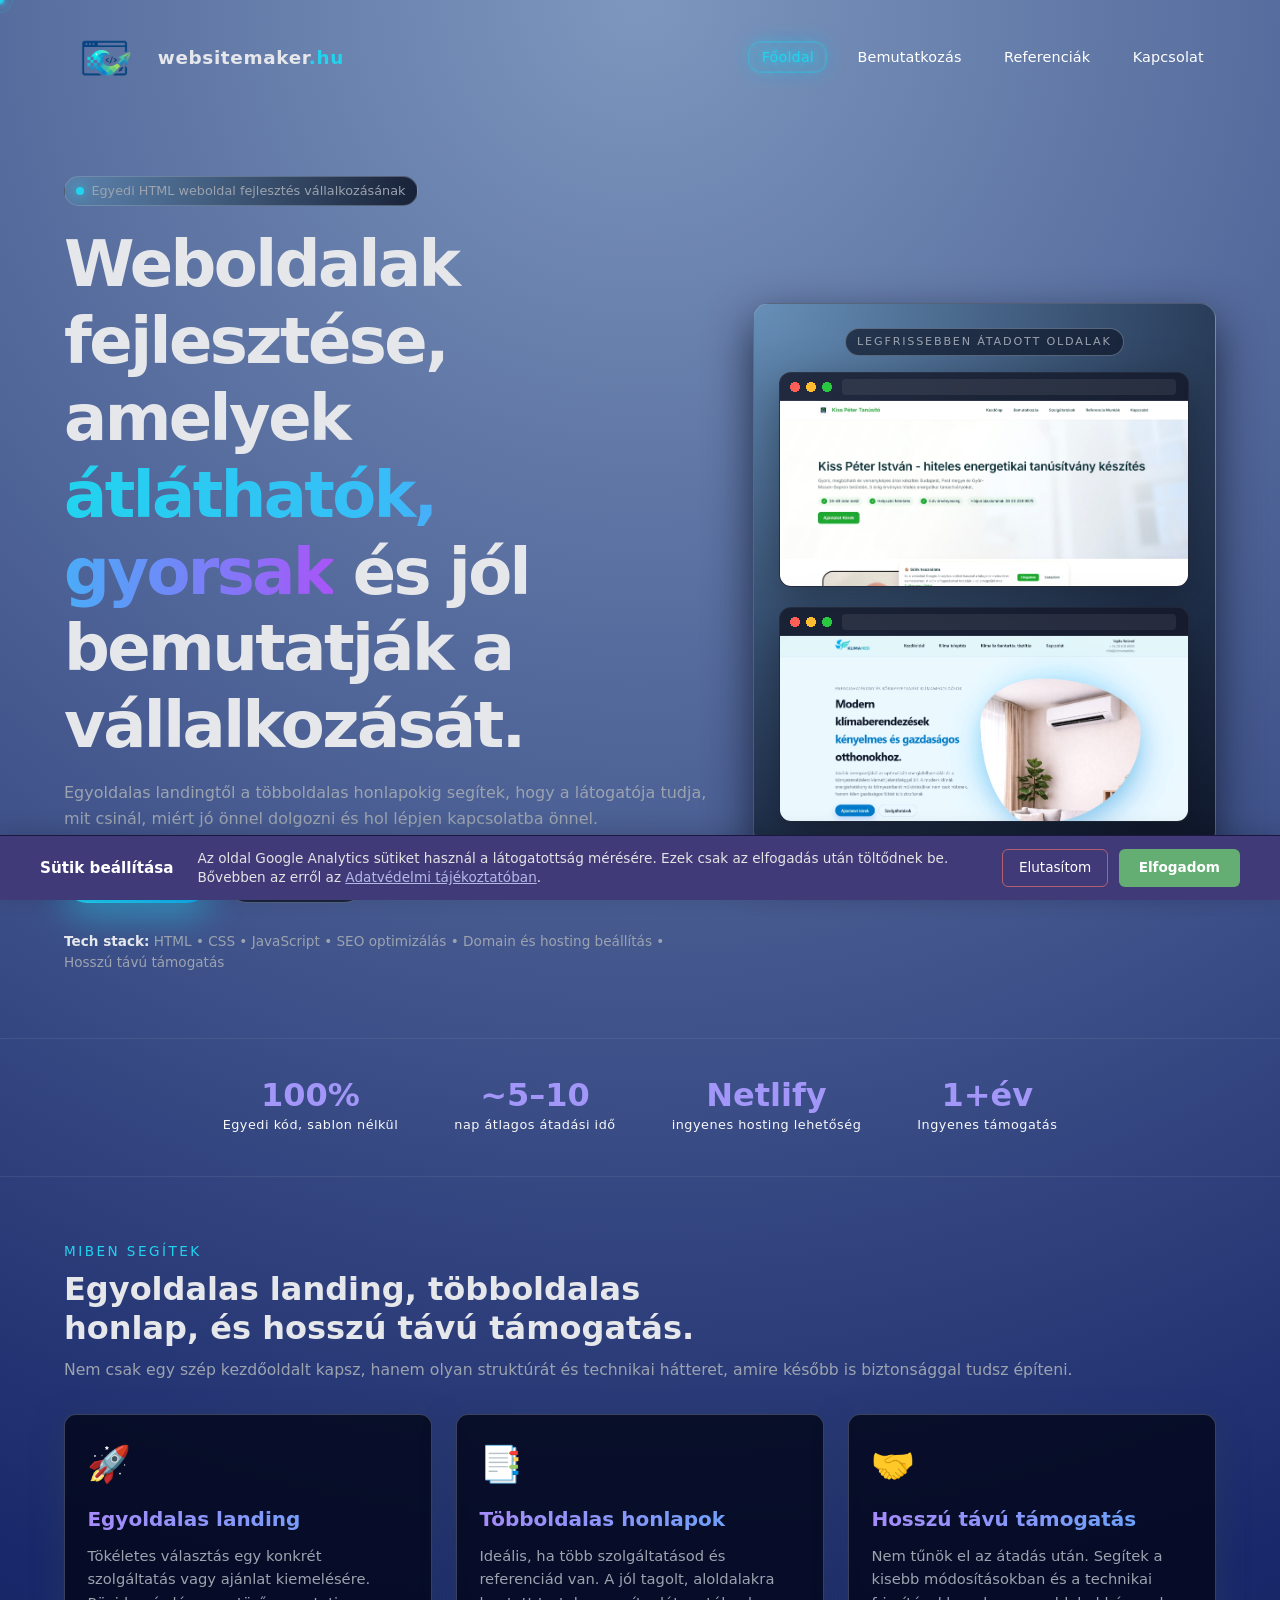
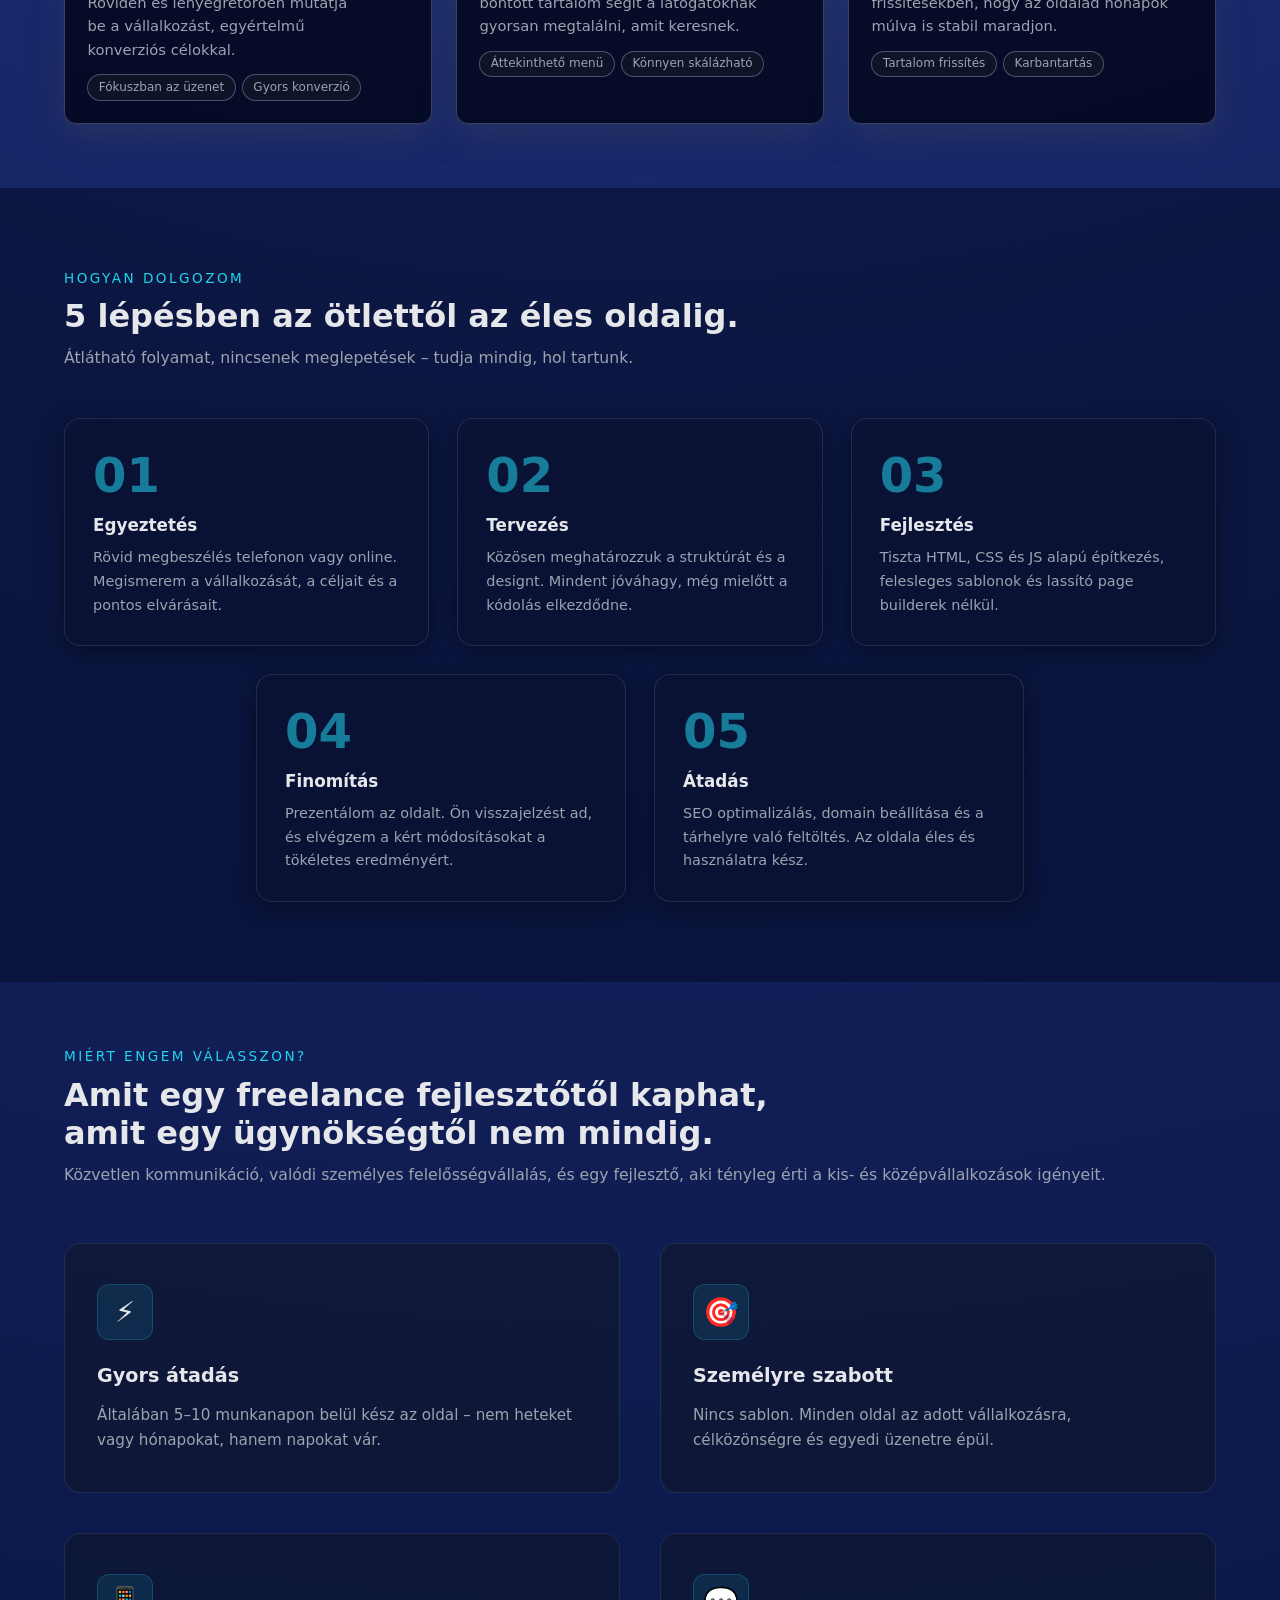
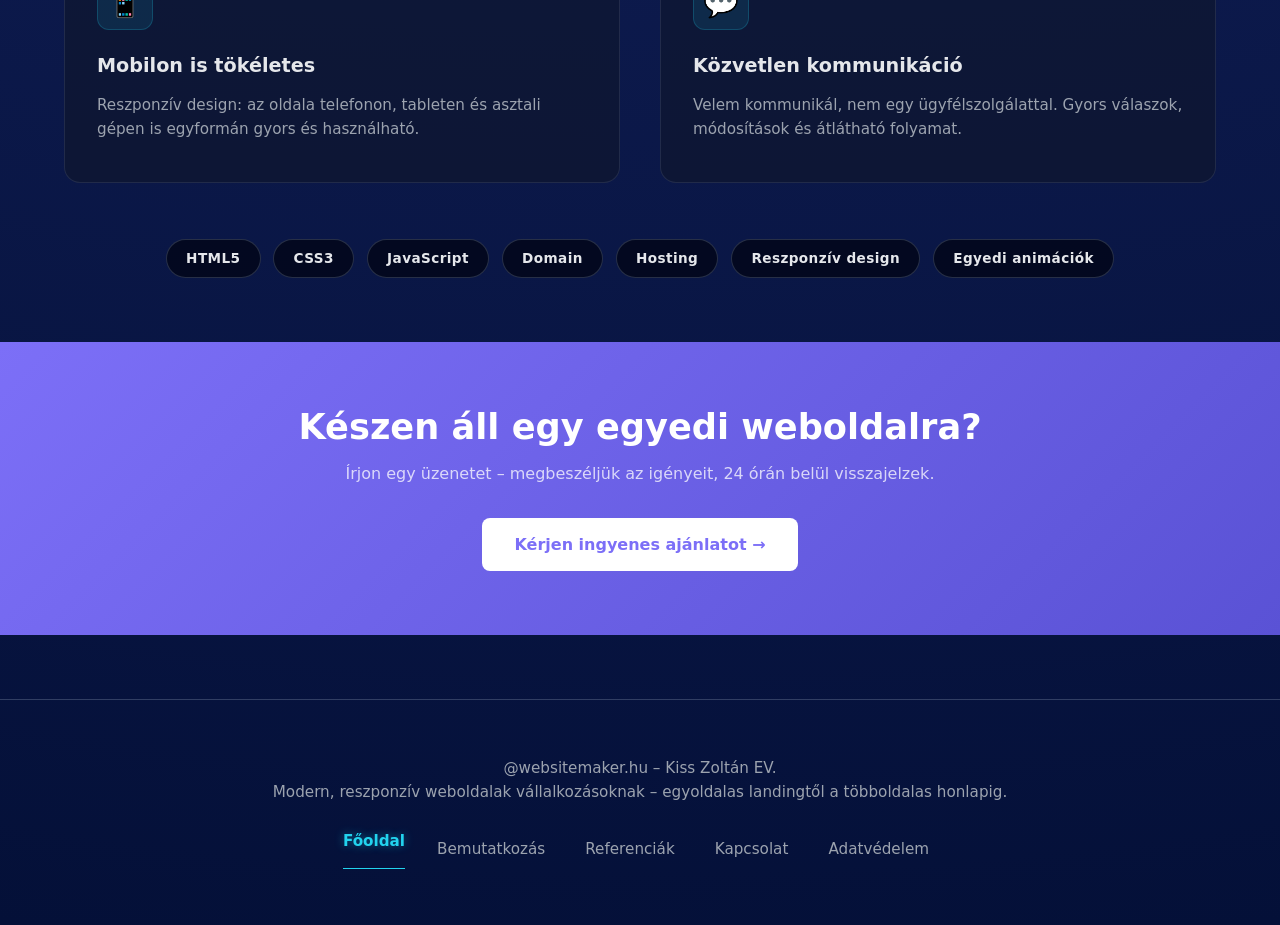
<file: index.html>
<!DOCTYPE html>
<html lang="hu">
<head>
  <meta charset="UTF-8">
  <meta name="viewport" content="width=device-width, initial-scale=1">

  <!-- ═══ SEO ALAP ═══ -->
  <title>websitemaker.hu – Egyedi weboldal fejlesztés vállalkozásoknak</title>
  <meta name="description" content="Egyedi HTML weboldal fejlesztés kis- és középvállalkozásoknak. Sablon nélkül, gyorsan, SEO-optimalizálva. 5–10 munkanapon belül éles oldal.">
  <meta name="keywords" content="weboldal fejlesztés, egyedi weboldal, HTML CSS weboldal, freelance webfejlesztő, landing oldal, céges honlap, websitemaker">
  <meta name="author" content="Kiss Zoltán – websitemaker.hu">
  <meta name="robots" content="index, follow">
  <link rel="canonical" href="https://www.websitemaker.hu/">

  <!-- ═══ OPEN GRAPH ═══ -->
  <meta property="og:type" content="website">
  <meta property="og:url" content="https://www.websitemaker.hu/">
  <meta property="og:title" content="websitemaker.hu – Egyedi weboldal fejlesztés vállalkozásoknak">
  <meta property="og:description" content="Sablon nélküli, egyedi HTML weboldalak vállalkozásoknak. Gyors átadás, hosszú távú támogatás.">
  <meta property="og:image" content="https://www.websitemaker.hu/assets/img/og-image.jpg">
  <meta property="og:locale" content="hu_HU">
  <meta property="og:site_name" content="websitemaker.hu">

  <!-- ═══ TWITTER CARD ═══ -->
  <meta name="twitter:card" content="summary_large_image">
  <meta name="twitter:title" content="websitemaker.hu – Egyedi weboldal fejlesztés">
  <meta name="twitter:description" content="Sablon nélküli, egyedi HTML weboldalak vállalkozásoknak. Gyors átadás, SEO alap, hosszú távú támogatás.">
  <meta name="twitter:image" content="https://www.websitemaker.hu/assets/img/og-image.jpg">

  <!-- ═══ SCHEMA.ORG ═══ -->
  <script type="application/ld+json">
  {
    "@context": "https://schema.org",
    "@type": "LocalBusiness",
    "name": "websitemaker.hu",
    "description": "Egyedi HTML weboldal fejlesztés kis- és középvállalkozásoknak, sablonmentes megoldással.",
    "url": "https://www.websitemaker.hu",
    "telephone": "",
    "address": {
      "@type": "PostalAddress",
      "addressLocality": "Győr",
      "addressCountry": "HU"
    },
    "founder": {
      "@type": "Person",
      "name": "Kiss Zoltán"
    },
    "sameAs": ["https://www.websitemaker.hu"],
    "priceRange": "€€",
    "openingHours": "Mo-Fr 08:00-18:00",
    "areaServed": "HU"
  }
  </script>

  <link rel="stylesheet" href="assets/css/base.css">
  <link rel="stylesheet" href="assets/css/style.css">
  <style>
    /* ── HERO KÉPEK ── */
    .hero-preview-grid {
      display: flex;
      flex-direction: column;
      gap: 1.25rem;
      position: relative;
    }
    .hero-preview {
      margin: 0;
      border-radius: 12px;
      overflow: hidden;
      background: var(--bg-card-soft);
      border: 1px solid rgba(255,255,255,0.10);
      box-shadow: 0 12px 40px rgba(0,0,0,0.35);
      transition: transform 0.35s ease, box-shadow 0.35s ease;
      position: relative;
    }
    .hero-preview:hover {
      transform: translateY(-5px);
      box-shadow: 0 20px 56px rgba(0,0,0,0.45);
    }
    .hero-preview::before {
      content: '';
      display: block;
      height: 28px;
      background: rgba(255,255,255,0.06);
      border-bottom: 1px solid rgba(255,255,255,0.08);
      background-image:
        radial-gradient(circle, #ff5f57 5px, transparent 5px),
        radial-gradient(circle, #febc2e 5px, transparent 5px),
        radial-gradient(circle, #28c840 5px, transparent 5px);
      background-repeat: no-repeat;
      background-size: 10px 10px, 10px 10px, 10px 10px;
      background-position: 10px center, 26px center, 42px center;
    }
    .hero-preview::after {
      content: '';
      position: absolute;
      top: 6px; left: 62px; right: 12px; height: 16px;
      background: rgba(255,255,255,0.07);
      border-radius: 4px;
      pointer-events: none;
    }
    .hero-preview img {
      width: 100%; height: 185px;
      object-fit: cover; object-position: top; display: block;
    }
    .hero-preview-primary img, .hero-preview-secondary img { height: 185px; }
    .hero-preview figcaption { display: none; }
    .hero-preview-link { display: block; text-decoration: none; color: inherit; }
    .hero-preview-link .hero-preview { cursor: pointer; }
    .hero-card-header { display: flex; justify-content: center; align-items: center; margin-bottom: 1rem; }
    .hero-stack-pill { display: none; }

    /* ── TRUST BAR ── */
    .trust-bar {
      padding: 2.5rem 0;
      border-top: 1px solid rgba(148, 163, 184, 0.15);
      border-bottom: 1px solid rgba(148, 163, 184, 0.15);
    }
    .trust-bar-inner { display: flex; flex-wrap: wrap; justify-content: center; gap: 2.5rem 3.5rem; text-align: center; }
    .trust-item { display: flex; flex-direction: column; gap: 0.25rem; }
    .trust-number { font-size: 2rem; font-weight: 800; color: var(--clr-accent, #a296f8); line-height: 1; }
    .trust-label { font-size: 0.8rem; color: var(--clr-muted, #f8f8f8); letter-spacing: .04em; }

    /* ── KÁRTYA CÍM GRADIENS ANIMÁCIÓ ── */
    @keyframes gradShift {
      0%   { background-position: 0% 50%; }
      100% { background-position: 100% 50%; }
    }
    .card-title-grad {
      font-size: 1.25rem; font-weight: 800; margin: 0 0 0.75rem; line-height: 1.3;
      background: linear-gradient(90deg, #a78bfa 0%, #60a5fa 33%, #67e8f9 55%, #818cf8 78%, #a78bfa 100%);
      background-size: 300% 100%;
      -webkit-background-clip: text; background-clip: text;
      -webkit-text-fill-color: transparent; color: transparent;
      background-position: 0% 50%;
      animation: gradShift 5s ease-in-out infinite alternate;
    }
    .card:nth-child(1) .card-title-grad { animation-delay: 0s; }
    .card:nth-child(2) .card-title-grad { animation-delay: -1.67s; }
    .card:nth-child(3) .card-title-grad { animation-delay: -3.33s; }

    /* ── CTA SZALAG ── */
    .cta-strip { background: linear-gradient(135deg, var(--clr-accent, #7c6ff7) 0%, var(--clr-accent-dark, #5a52d5) 100%); padding: 4rem 0; text-align: center; }
    .cta-strip h2 { font-size: clamp(1.5rem,3vw,2.2rem); font-weight: 800; color: #ffffff; margin: 0 0 0.75rem; }
    .cta-strip p { color: rgba(255, 255, 255, 0.75); font-size: 1rem; margin: 0 0 2rem; }
    .cta-strip .btn-white { background: #ffffff; color: var(--clr-accent, #7c6ff7); font-weight: 700; padding: 0.85rem 2rem; border-radius: 8px; text-decoration: none; display: inline-block; transition: opacity 0.2s; }
    .cta-strip .btn-white:hover { opacity: 0.85; }
  </style>
</head>
<body>
  <div class="page-shell">
    <header class="site-header">
      <div class="container site-header-inner">
        <a href="index.html" class="logo">
          <img src="assets/img/logo2.png" alt="websitemaker.hu logó">
          <span class="logo-text-main">websitemaker<span class="logo-text-dot">.hu</span></span>
        </a>
        <nav class="main-nav">
          <button class="nav-toggle" aria-label="Navigáció megnyitása">
            <span></span><span></span><span></span>
          </button>
          <ul class="nav-links" role="list">
            <li><a href="index.html" class="is-active">Főoldal</a></li>
            <li><a href="about.html">Bemutatkozás</a></li>
            <li><a href="references.html">Referenciák</a></li>
            <li><a href="contact.html">Kapcsolat</a></li>
          </ul>
        </nav>
      </div>
    </header>

    <main>

      <!-- ═══ HERO ═══ -->
      <section class="hero">
        <div class="container hero-layout">
          <div class="hero-left reveal">
            <div class="hero-eyebrow">
              <span class="hero-eyebrow-dot"></span>
              <span>Egyedi HTML weboldal fejlesztés vállalkozásának</span>
            </div>
            <h1 class="hero-title">
              Weboldalak fejlesztése, amelyek <span class="accent">átláthatók, gyorsak</span> és jól bemutatják a vállalkozását.
            </h1>
            <p class="hero-subtitle">
              Egyoldalas landingtől a többoldalas honlapokig segítek, hogy a
              látogatója tudja, mit csinál, miért jó önnel dolgozni és hol lépjen kapcsolatba önnel.
            </p>
            <div class="hero-actions">
              <a href="contact.html" class="btn btn-primary">Ajánlat kérése</a>
              <a href="about.html" class="btn btn-ghost">Ismerjen meg</a>
            </div>
            <div class="hero-meta">
              <span>
                <strong>Tech stack:</strong>
                HTML • CSS • JavaScript • SEO optimizálás • Domain és hosting beállítás • Hosszú távú támogatás
              </span>
            </div>
          </div>

          <aside class="hero-card reveal" aria-label="Legfrissebben átadott oldalak">
            <div class="hero-card-header">
              <div class="hero-chip">Legfrissebben átadott oldalak</div>
            </div>
            <div class="hero-preview-grid">
              <a href="references.html" class="hero-preview-link" aria-label="Referenciák megtekintése">
                <figure class="hero-preview hero-preview-primary">
                  <img src="assets/img/ref1.jpg" alt="Weboldal referencia – egyedi HTML fejlesztés 1">
                </figure>
              </a>
              <a href="references.html" class="hero-preview-link" aria-label="Referenciák megtekintése">
                <figure class="hero-preview hero-preview-secondary">
                  <img src="assets/img/ref2.jpg" alt="Weboldal referencia – egyedi HTML fejlesztés 2">
                </figure>
              </a>
            </div>
          </aside>
        </div>
      </section>

      <!-- ═══ TRUST BAR ═══ -->
      <div class="trust-bar">
        <div class="container">
          <div class="trust-bar-inner">
            <div class="trust-item"><span class="trust-number">100%</span><span class="trust-label">Egyedi kód, sablon nélkül</span></div>
            <div class="trust-item"><span class="trust-number">~5–10</span><span class="trust-label">nap átlagos átadási idő</span></div>
            <div class="trust-item"><span class="trust-number">Netlify</span><span class="trust-label">ingyenes hosting lehetőség</span></div>
            <div class="trust-item"><span class="trust-number">1+év</span><span class="trust-label">Ingyenes támogatás</span></div>
          </div>
        </div>
      </div>

      <!-- ═══ MIBEN SEGÍTEK ═══ -->
      <section id="szolgaltatasok">
        <div class="container">
          <header class="section-header reveal">
            <p class="section-kicker">Miben segítek</p>
            <h2 class="section-title">Egyoldalas landing, többoldalas honlap, és hosszú távú támogatás.</h2>
            <p class="section-lead">
              Nem csak egy szép kezdőoldalt kapsz, hanem olyan struktúrát és technikai hátteret,
              amire később is biztonsággal tudsz építeni.
            </p>
          </header>
          <div class="card-grid">
            <article class="card reveal">
              <div class="card-icon" style="font-size: 2.2rem; margin-bottom: 0.8rem;">🚀</div>
              <h3 class="card-title card-title-grad">Egyoldalas landing</h3>
              <p class="card-body">
                Tökéletes választás egy konkrét szolgáltatás vagy ajánlat kiemelésére. Röviden és lényegretörően mutatja be a vállalkozást, egyértelmű konverziós célokkal.
              </p>
              <div class="pills">
                <span class="pill">Fókuszban az üzenet</span>
                <span class="pill">Gyors konverzió</span>
              </div>
            </article>
            <article class="card reveal">
              <div class="card-icon" style="font-size: 2.2rem; margin-bottom: 0.8rem;">📑</div>
              <h3 class="card-title card-title-grad">Többoldalas honlapok</h3>
              <p class="card-body">
                Ideális, ha több szolgáltatásod és referenciád van. A jól tagolt, aloldalakra bontott tartalom segít a látogatóknak gyorsan megtalálni, amit keresnek.
              </p>
              <div class="pills">
                <span class="pill">Áttekinthető menü</span>
                <span class="pill">Könnyen skálázható</span>
              </div>
            </article>
            <article class="card reveal">
              <div class="card-icon" style="font-size: 2.2rem; margin-bottom: 0.8rem;">🤝</div>
              <h3 class="card-title card-title-grad">Hosszú távú támogatás</h3>
              <p class="card-body">
                Nem tűnök el az átadás után. Segítek a kisebb módosításokban és a technikai frissítésekben, hogy az oldalad hónapok múlva is stabil maradjon.
              </p>
              <div class="pills">
                <span class="pill">Tartalom frissítés</span>
                <span class="pill">Karbantartás</span>
              </div>
            </article>
          </div>
        </div>
      </section>

      <!-- ═══ HOGYAN DOLGOZOM ═══ -->
      <section class="process-section" id="folyamat">
        <div class="container">
          <header class="section-header reveal">
            <p class="section-kicker">Hogyan dolgozom</p>
            <h2 class="section-title">5 lépésben az ötlettől az éles oldalig.</h2>
            <p class="section-lead">Átlátható folyamat, nincsenek meglepetések – tudja mindig, hol tartunk.</p>
          </header>
          <div class="process-steps">
            <div class="process-step reveal">
              <h3>Egyeztetés</h3>
              <p>Rövid megbeszélés telefonon vagy online. Megismerem a vállalkozását, a céljait és a pontos elvárásait.</p>
            </div>
            <div class="process-step reveal">
              <h3>Tervezés</h3>
              <p>Közösen meghatározzuk a struktúrát és a designt. Mindent jóváhagy, még mielőtt a kódolás elkezdődne.</p>
            </div>
            <div class="process-step reveal">
              <h3>Fejlesztés</h3>
              <p>Tiszta HTML, CSS és JS alapú építkezés, felesleges sablonok és lassító page builderek nélkül.</p>
            </div>
            <!-- 2. sor – középre igazítva CSS-ből -->
            <div class="process-steps-row2">
              <div class="process-step reveal">
                <h3>Finomítás</h3>
                <p>Prezentálom az oldalt. Ön visszajelzést ad, és elvégzem a kért módosításokat a tökéletes eredményért.</p>
              </div>
              <div class="process-step reveal">
                <h3>Átadás</h3>
                <p>SEO optimalizálás, domain beállítása és a tárhelyre való feltöltés. Az oldala éles és használatra kész.</p>
              </div>
            </div>
          </div>
        </div>
      </section>

      <!-- ═══ MIÉRT ÉN ═══ -->
      <section id="miert-en">
        <div class="container">
          <header class="section-header reveal">
            <p class="section-kicker">Miért engem válasszon?</p>
            <h2 class="section-title">Amit egy freelance fejlesztőtől kaphat, amit egy ügynökségtől nem mindig.</h2>
            <p class="section-lead">
              Közvetlen kommunikáció, valódi személyes felelősségvállalás, és egy fejlesztő, aki tényleg érti a kis- és középvállalkozások igényeit.
            </p>
          </header>
          <div class="why-grid">
            <div class="why-item reveal">
              <span class="why-icon">⚡</span>
              <h3>Gyors átadás</h3>
              <p>Általában 5–10 munkanapon belül kész az oldal – nem heteket vagy hónapokat, hanem napokat vár.</p>
            </div>
            <div class="why-item reveal">
              <span class="why-icon">🎯</span>
              <h3>Személyre szabott</h3>
              <p>Nincs sablon. Minden oldal az adott vállalkozásra, célközönségre és egyedi üzenetre épül.</p>
            </div>
            <div class="why-item reveal">
              <span class="why-icon">📱</span>
              <h3>Mobilon is tökéletes</h3>
              <p>Reszponzív design: az oldala telefonon, tableten és asztali gépen is egyformán gyors és használható.</p>
            </div>
            <div class="why-item reveal">
              <span class="why-icon">💬</span>
              <h3>Közvetlen kommunikáció</h3>
              <p>Velem kommunikál, nem egy ügyfélszolgálattal. Gyors válaszok, módosítások és átlátható folyamat.</p>
            </div>
          </div>
          <div class="tech-strip reveal">
            <span class="tech-badge">HTML5</span>
            <span class="tech-badge">CSS3</span>
            <span class="tech-badge">JavaScript</span>
            <span class="tech-badge">Domain</span>
            <span class="tech-badge">Hosting</span>
            <span class="tech-badge">Reszponzív design</span>
            <span class="tech-badge">Egyedi animációk</span>
          </div>
        </div>
      </section>

      <!-- ═══ CTA SZALAG ═══ -->
      <section class="cta-strip">
        <div class="container">
          <h2>Készen áll egy egyedi weboldalra?</h2>
          <p>Írjon egy üzenetet – megbeszéljük az igényeit, 24 órán belül visszajelzek.</p>
          <a href="contact.html" class="btn-white">Kérjen ingyenes ajánlatot →</a>
        </div>
      </section>

    </main>

    <footer class="site-footer">
      <div class="container site-footer-inner">
        <div class="footer-left">
          <p class="footer-brand">@websitemaker.hu – Kiss Zoltán EV.</p>
          <p class="footer-meta">Modern, reszponzív weboldalak vállalkozásoknak – egyoldalas landingtől a többoldalas honlapig.</p>
        </div>
        <nav class="footer-nav" aria-label="Alsó navigáció">
          <span class="footer-nav-current">Főoldal</span>
          <a href="about.html">Bemutatkozás</a>
          <a href="references.html">Referenciák</a>
          <a href="contact.html">Kapcsolat</a>
          <a href="privacy.html">Adatvédelem</a>
        </nav>
      </div>
    </footer>
  </div>

  <div class="cursor-dot"></div>
  <div class="cursor-ring"></div>
  <script src="assets/js/main.js"></script>
  <script src="assets/js/analytics.js"></script>
  <script src="assets/js/cookie-banner.js"></script>
</body>
</html>
</file>
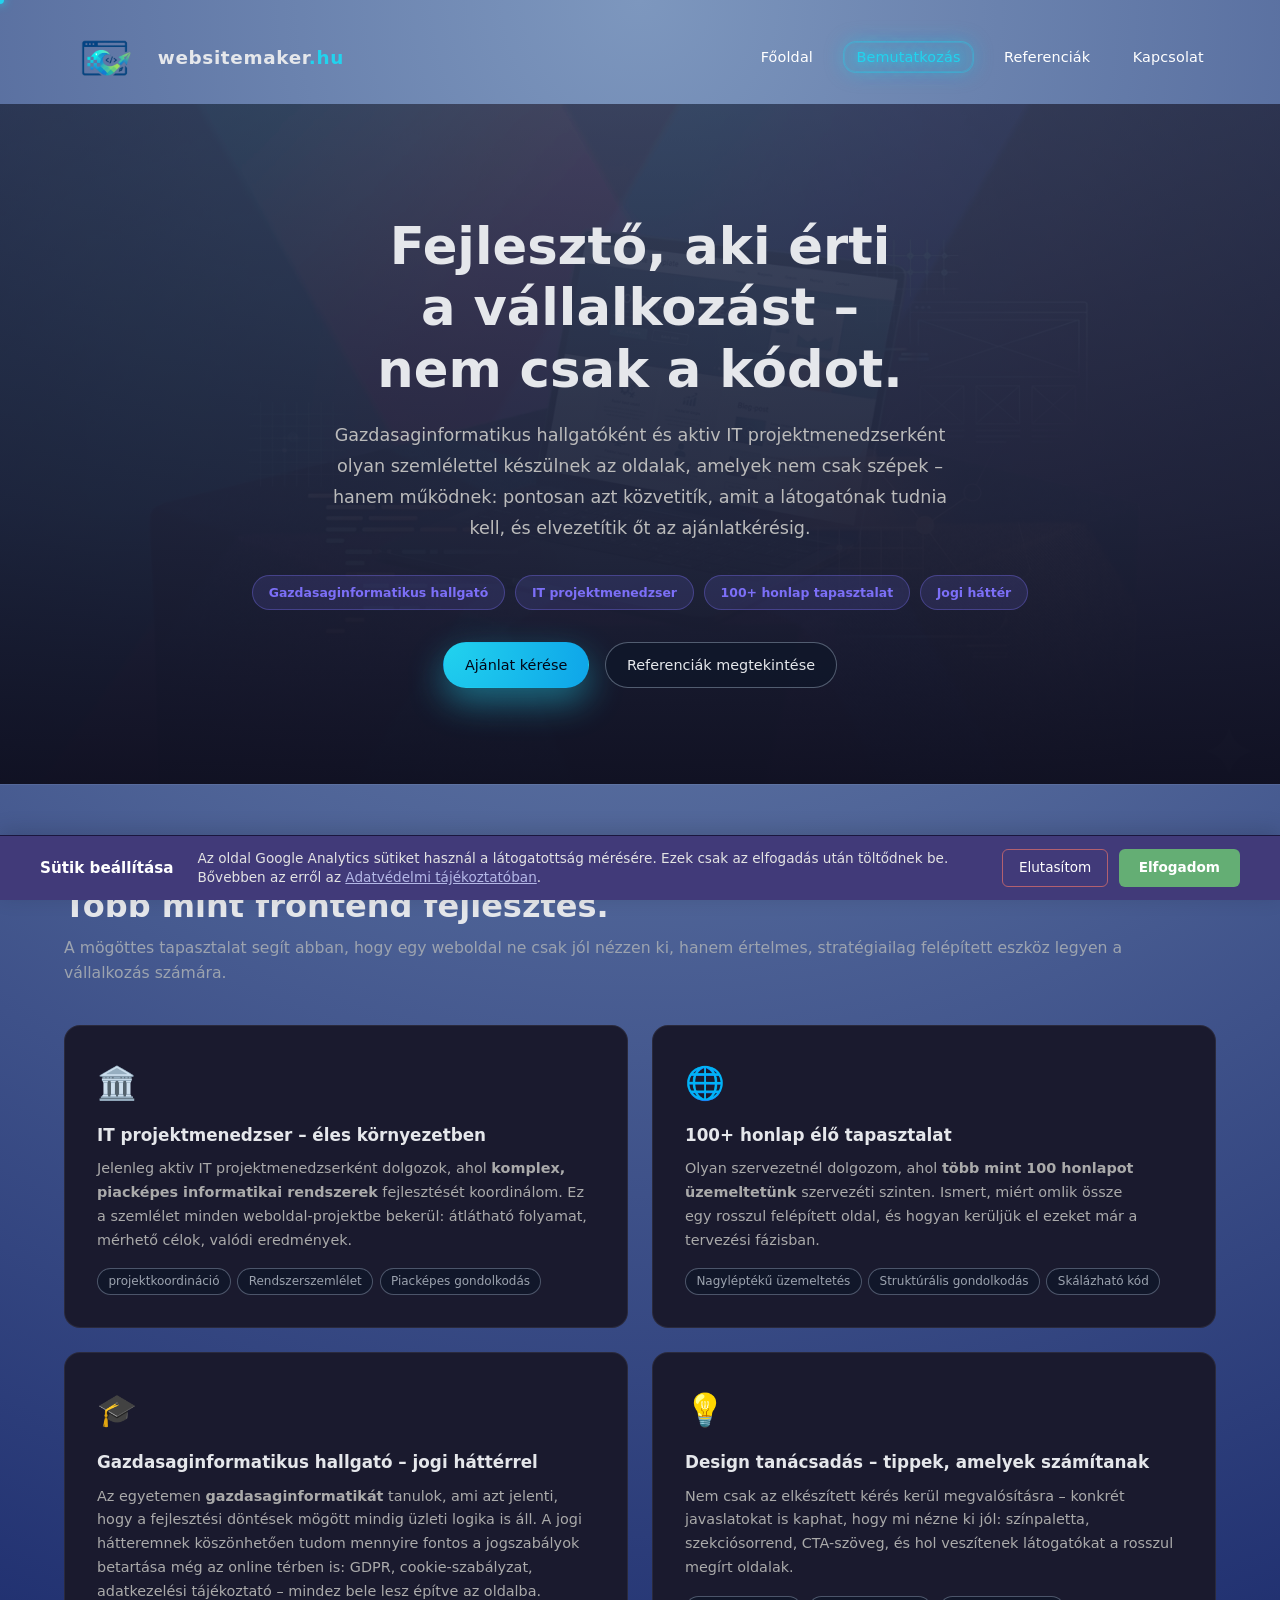
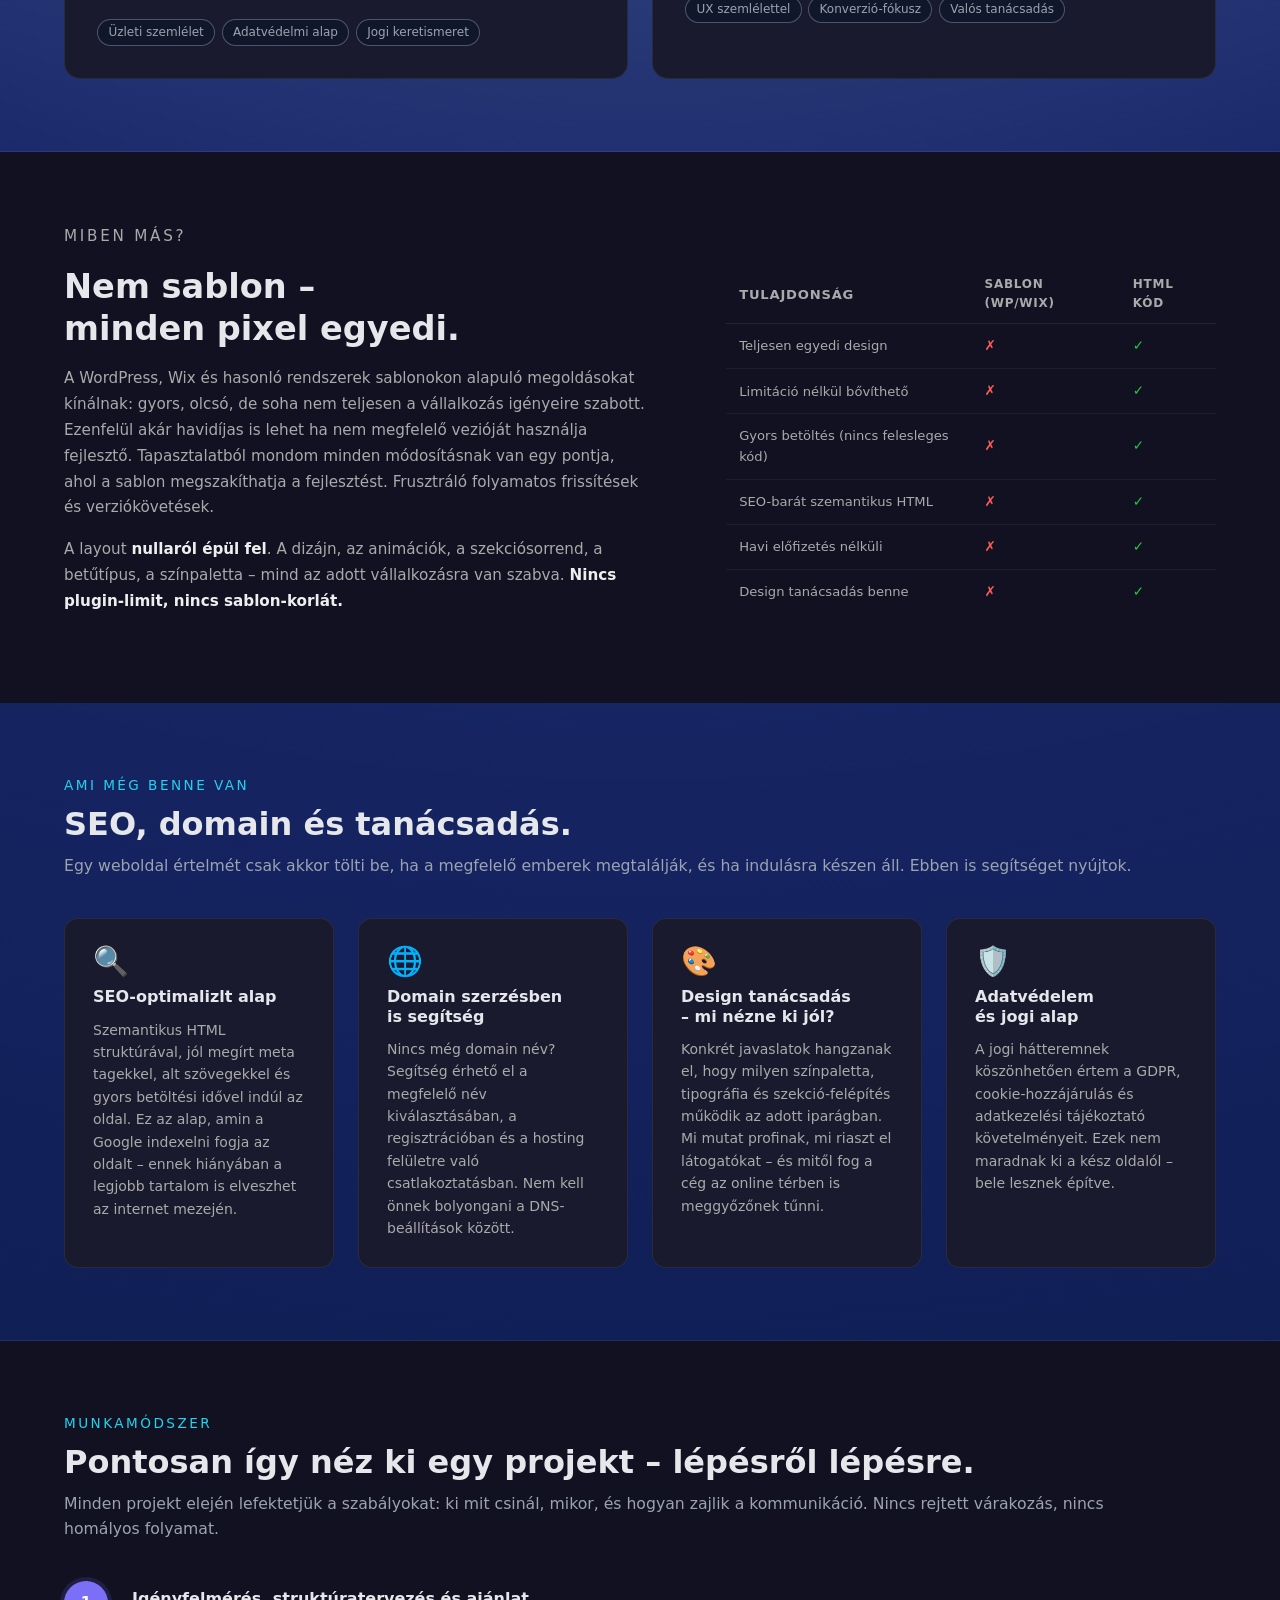
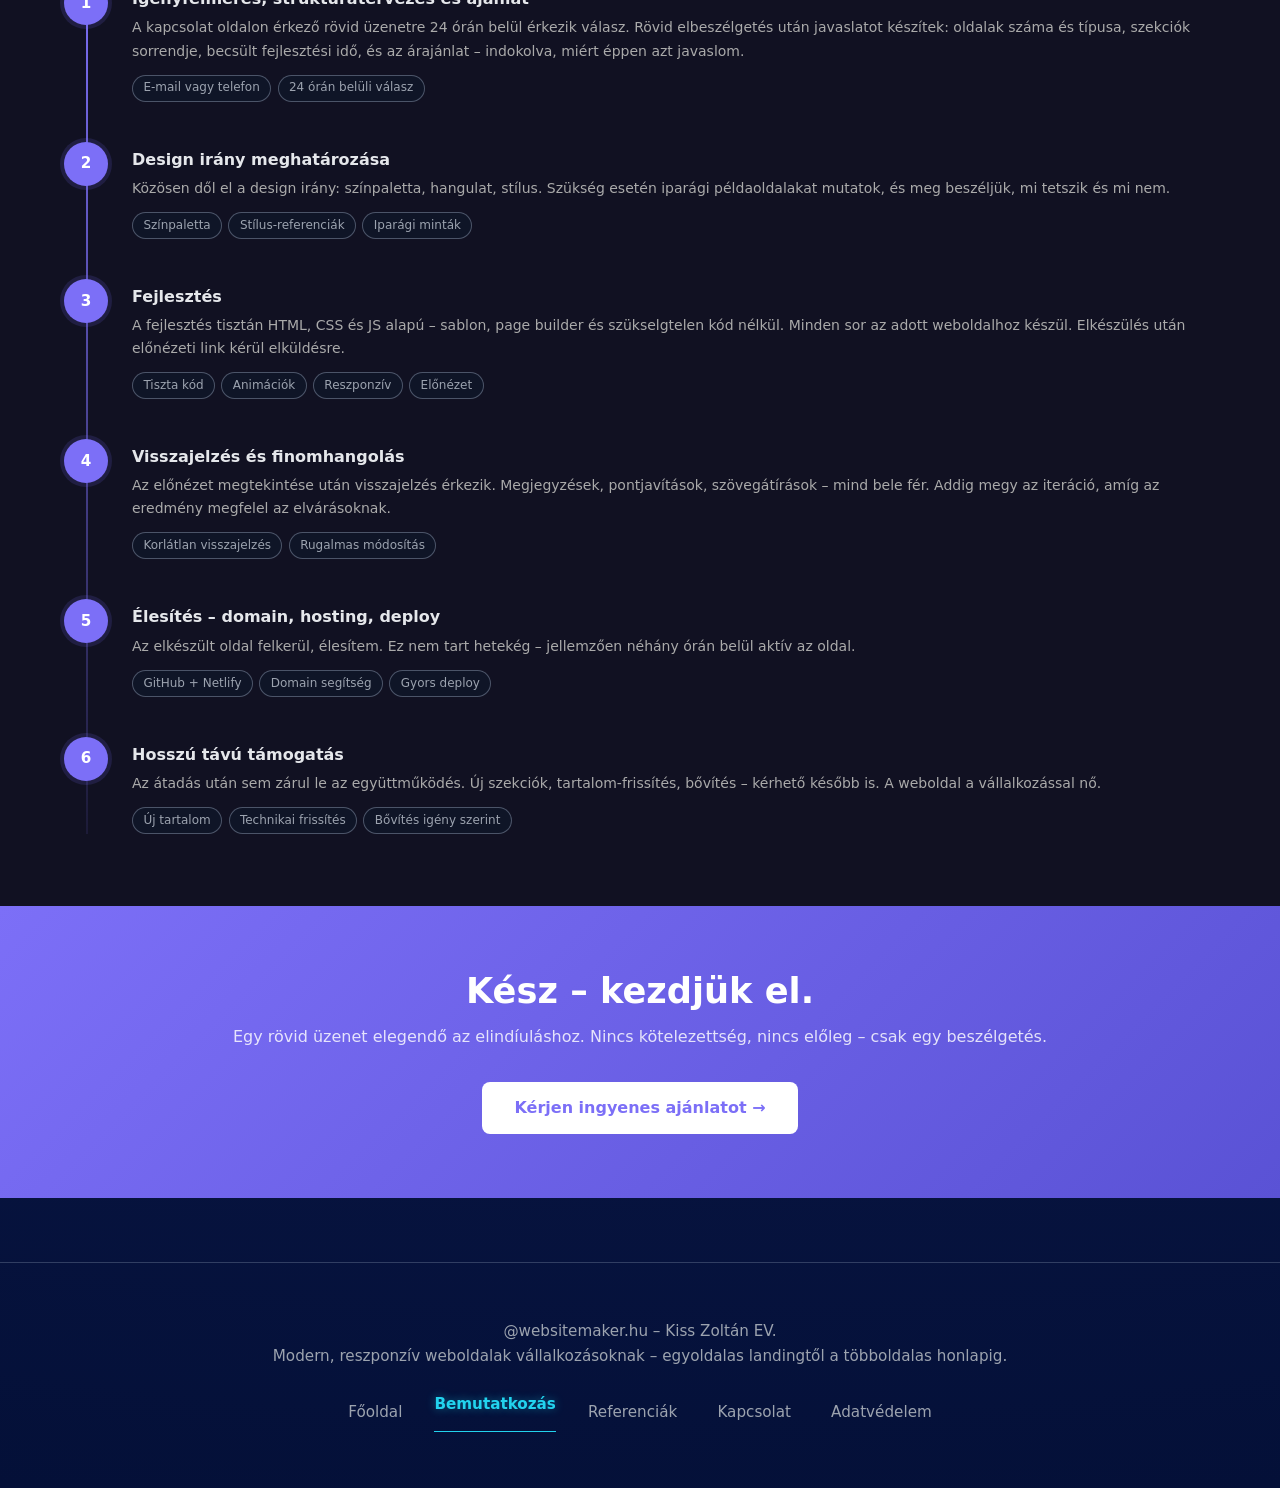
<file: about.html>
<!DOCTYPE html>
<html lang="hu">
<head>
  <meta charset="UTF-8">
  <meta name="viewport" content="width=device-width, initial-scale=1">
  <title>Bemutatkozás – websitemaker.hu</title>
  <meta name="description" content="Frontend fejlesztő, gazdasaginformatikus hallgató és IT projektmenedzser. Egyedi, sablonmentes weboldalak, SEO alap, domain segítség, hosszú távú támogatás.">
  <link rel="stylesheet" href="assets/css/base.css">
  <link rel="stylesheet" href="assets/css/style.css">
  <style>

    /* ── HERO: teljes szélességű, háttérkép ── */
    .about-hero {
      position: relative;
      overflow: hidden;
      padding: 7rem 0 6rem;
      min-height: 520px;
      display: flex;
      align-items: center;
    }
    .about-hero-bg {
      position: absolute;
      inset: 0;
      background-image: url('assets/img/4.png');
      background-size: cover;
      background-position: center top;
      opacity: 0.13;
      z-index: 0;
    }
    /* Extra sötét átmenet a szöveg olvashatóságáért */
    .about-hero-bg-overlay {
      position: absolute;
      inset: 0;
      background: linear-gradient(
        to bottom,
        rgba(14,14,30,0.55) 0%,
        rgba(14,14,30,0.75) 60%,
        rgba(14,14,30,0.95) 100%
      );
      z-index: 1;
    }
    .about-hero .container {
      position: relative;
      z-index: 2;
    }
    .about-hero-content {
      max-width: 780px;
      margin: 0 auto;
      text-align: center;
    }
    .about-hero-content h1 {
      font-size: clamp(2rem, 4vw, 3.2rem);
      font-weight: 800;
      line-height: 1.2;
      margin: 0 0 1.25rem;
    }
    .about-hero-content p {
      font-size: 1.1rem;
      color: var(--clr-muted, #bbb);
      line-height: 1.75;
      margin: 0 0 2rem;
      max-width: 640px;
      margin-left: auto;
      margin-right: auto;
    }
    .about-badge-row {
      display: flex;
      flex-wrap: wrap;
      gap: 0.6rem;
      justify-content: center;
    }
    .about-badge {
      padding: 0.4rem 1rem;
      border-radius: 999px;
      font-size: 0.78rem;
      font-weight: 600;
      background: rgba(124,111,247,0.14);
      border: 1px solid rgba(124,111,247,0.35);
      color: var(--clr-accent, #7c6ff7);
    }
    .about-hero-actions {
      margin-top: 2rem;
      display: flex;
      gap: 1rem;
      justify-content: center;
      flex-wrap: wrap;
    }

    /* ── DIVIDER ── */
    .section-divider {
      border: none;
      border-top: 1px solid var(--clr-border, rgba(255,255,255,0.07));
      margin: 0;
    }

    /* ── PROFIL KÁRTYÁK ── */
    .profile-section { padding: 4.5rem 0; }
    .profile-grid {
      display: grid;
      grid-template-columns: 1fr 1fr;
      gap: 1.5rem;
      margin-top: 2.5rem;
    }
    @media (max-width: 768px) {
      .profile-grid { grid-template-columns: 1fr; }
    }
    .profile-card {
      background: var(--clr-surface, #1a1a2e);
      border: 1px solid var(--clr-border, rgba(255,255,255,0.07));
      border-radius: 16px;
      padding: 2rem;
      transition: border-color 0.25s, transform 0.25s;
    }
    .profile-card:hover {
      border-color: rgba(124,111,247,0.35);
      transform: translateY(-3px);
    }
    .profile-card-icon {
      font-size: 2rem;
      margin-bottom: 1rem;
      display: block;
    }
    .profile-card h3 {
      font-size: 1.05rem;
      font-weight: 700;
      margin: 0 0 0.75rem;
    }
    .profile-card p {
      font-size: 0.9rem;
      color: var(--clr-muted, #aaa);
      line-height: 1.65;
      margin: 0;
    }
    .profile-card .pills {
      margin-top: 1rem;
      display: flex;
      flex-wrap: wrap;
      gap: 0.4rem;
    }

    /* ── NEM SABLON ── */
    .no-template-section {
      background: var(--clr-surface-alt, #111122);
      padding: 4.5rem 0;
    }
    .no-template-inner {
      display: grid;
      grid-template-columns: 1.1fr 0.9fr;
      gap: 4rem;
      align-items: center;
    }
    @media (max-width: 768px) {
      .no-template-inner { grid-template-columns: 1fr; gap: 2.5rem; }
    }
    .no-template-text h2 {
      font-size: clamp(1.5rem, 2.8vw, 2.1rem);
      font-weight: 800;
      margin: 0 0 1rem;
      line-height: 1.25;
    }
    .no-template-text p {
      font-size: 0.95rem;
      color: var(--clr-muted, #aaa);
      line-height: 1.7;
      margin: 0 0 1rem;
    }
    .no-template-text strong { color: var(--clr-text, #eee); }
    .compare-table {
      width: 100%;
      border-collapse: collapse;
      font-size: 0.85rem;
      margin-top: 1.5rem;
    }
    .compare-table th {
      text-align: left;
      padding: 0.6rem 0.8rem;
      font-size: 0.75rem;
      font-weight: 700;
      letter-spacing: .06em;
      text-transform: uppercase;
      color: var(--clr-muted, #aaa);
      border-bottom: 1px solid rgba(255,255,255,0.08);
    }
    .compare-table td {
      padding: 0.7rem 0.8rem;
      border-bottom: 1px solid rgba(255,255,255,0.05);
      color: var(--clr-text, #eee);
      vertical-align: middle;
    }
    .compare-table tr:last-child td { border-bottom: none; }
    .compare-ok { color: #28c840; font-weight: 700; }
    .compare-no { color: #ff5f57; font-weight: 700; }
    .compare-table .col-label { color: var(--clr-muted, #aaa); font-size: 0.82rem; }

    /* ── EXTRÁK ── */
    .extras-section { padding: 4.5rem 0; }
    .extras-grid {
      display: grid;
      grid-template-columns: repeat(auto-fit, minmax(260px, 1fr));
      gap: 1.5rem;
      margin-top: 2.5rem;
    }
    .extra-card {
      padding: 1.75rem;
      border-radius: 14px;
      background: var(--clr-surface, #1a1a2e);
      border: 1px solid var(--clr-border, rgba(255,255,255,0.07));
      display: flex;
      flex-direction: column;
      gap: 0.75rem;
      transition: border-color 0.25s, transform 0.25s;
    }
    .extra-card:hover {
      border-color: rgba(124,111,247,0.4);
      transform: translateY(-3px);
    }
    .extra-card-icon { font-size: 1.8rem; line-height: 1; }
    .extra-card h3 { font-size: 1rem; font-weight: 700; margin: 0; }
    .extra-card p { font-size: 0.875rem; color: var(--clr-muted, #aaa); margin: 0; line-height: 1.6; }

    /* ── FOLYAMAT (TIMELINE) ── */
    .process-full-section {
      background: var(--clr-surface-alt, #111122);
      padding: 4.5rem 0;
    }
    .process-full-list {
      display: flex;
      flex-direction: column;
      margin-top: 2.5rem;
      position: relative;
    }
    .process-full-list::before {
      content: '';
      position: absolute;
      left: 22px;
      top: 0;
      bottom: 0;
      width: 2px;
      background: linear-gradient(to bottom, var(--clr-accent, #7c6ff7) 0%, rgba(124,111,247,0.1) 100%);
    }
    .process-full-item {
      display: grid;
      grid-template-columns: 48px 1fr;
      gap: 1.25rem;
      padding: 0 0 2.5rem;
      position: relative;
    }
    .process-full-item:last-child { padding-bottom: 0; }
    .process-num {
      width: 44px;
      height: 44px;
      border-radius: 50%;
      background: var(--clr-accent, #7c6ff7);
      color: #fff;
      font-weight: 800;
      font-size: 0.95rem;
      display: flex;
      align-items: center;
      justify-content: center;
      flex-shrink: 0;
      position: relative;
      z-index: 1;
      box-shadow: 0 0 0 4px rgba(124,111,247,0.15);
    }
    .process-full-body { padding-top: 0.5rem; }
    .process-full-body h3 { font-size: 1rem; font-weight: 700; margin: 0 0 0.5rem; }
    .process-full-body p { font-size: 0.875rem; color: var(--clr-muted, #aaa); line-height: 1.65; margin: 0; }
    .process-full-body .pills { margin-top: 0.75rem; display: flex; flex-wrap: wrap; gap: 0.4rem; }

    /* ── CTA SZALAG ── */
    .cta-strip {
      background: linear-gradient(135deg, var(--clr-accent, #7c6ff7) 0%, #5a52d5 100%);
      padding: 4rem 0;
      text-align: center;
    }
    .cta-strip h2 { font-size: clamp(1.5rem, 3vw, 2.2rem); font-weight: 800; color: #fff; margin: 0 0 0.75rem; }
    .cta-strip p { color: rgba(255,255,255,0.82); font-size: 1rem; margin: 0 0 2rem; }
    .btn-white {
      background: #fff;
      color: var(--clr-accent, #7c6ff7);
      font-weight: 700;
      padding: 0.85rem 2rem;
      border-radius: 8px;
      text-decoration: none;
      display: inline-block;
      transition: opacity 0.2s;
    }
    .btn-white:hover { opacity: 0.9; }

    /* ── REVEAL ── */
    .reveal { opacity: 0; transform: translateY(28px); transition: opacity 0.6s ease, transform 0.6s ease; }
    .reveal.is-visible { opacity: 1; transform: none; }
    .reveal-delay-1 { transition-delay: 0.1s; }
    .reveal-delay-2 { transition-delay: 0.2s; }
    .reveal-delay-3 { transition-delay: 0.3s; }
    .reveal-delay-4 { transition-delay: 0.4s; }
  </style>
</head>
<body>
  <div class="page-shell">
    <header class="site-header">
      <div class="container site-header-inner">
        <a href="index.html" class="logo">
          <img src="assets/img/logo2.png" alt="websitemaker.hu logó">
          <span class="logo-text-main">websitemaker<span class="logo-text-dot">.hu</span></span>
        </a>
        <nav class="main-nav">
          <button class="nav-toggle" aria-label="Navigáció megnyitása">
            <span></span><span></span><span></span>
          </button>
          <ul class="nav-links" role="list">
            <li><a href="index.html">Főoldal</a></li>
            <li><a href="about.html" class="is-active">Bemutatkozás</a></li>
            <li><a href="references.html">Referenciák</a></li>
            <li><a href="contact.html">Kapcsolat</a></li>
          </ul>
        </nav>
      </div>
    </header>

    <main>

      <!-- ═══ HERO – háttérkép ═══ -->
      <section class="about-hero">
        <div class="about-hero-bg" aria-hidden="true"></div>
        <div class="about-hero-bg-overlay" aria-hidden="true"></div>
        <div class="container">
          <div class="about-hero-content">
            <h1 class="reveal">
              Fejlesztő, aki érti a vállalkozást –
              <span class="accent">nem csak a kódot.</span>
            </h1>
            <p class="reveal reveal-delay-1">
              Gazdasaginformatikus hallgatóként és aktiv IT projektmenedzserként olyan szemlélettel készülnek az oldalak,
              amelyek nem csak szépek – hanem működnek: pontosan azt közvetitík, amit a látogatónak tudnia kell,
              és elvezetítik őt az ajánlatkérésig.
            </p>
            <div class="about-badge-row reveal reveal-delay-2">
              <span class="about-badge">Gazdasaginformatikus hallgató</span>
              <span class="about-badge">IT projektmenedzser</span>
              <span class="about-badge">100+ honlap tapasztalat</span>
              <span class="about-badge">Jogi háttér</span>
            </div>
            <div class="about-hero-actions reveal reveal-delay-3">
              <a href="contact.html" class="btn btn-primary">Ajánlat kérése</a>
              <a href="references.html" class="btn btn-ghost">Referenciák megtekintése</a>
            </div>
          </div>
        </div>
      </section>

      <hr class="section-divider">

      <!-- ═══ HÁTTÉR – 4 profil kártya ═══ -->
      <section class="profile-section">
        <div class="container">
          <header class="section-header reveal">
            <p class="section-kicker">Háttér</p>
            <h2 class="section-title">Több mint frontend fejlesztés.</h2>
            <p class="section-lead">
              A mögöttes tapasztalat segít abban, hogy egy weboldal ne csak jól nézzen ki,
              hanem értelmes, stratégiailag felépített eszköz legyen a vállalkozás számára.
            </p>
          </header>

          <div class="profile-grid">

            <div class="profile-card reveal reveal-delay-1">
              <span class="profile-card-icon">🏛️</span>
              <h3>IT projektmenedzser – éles környezetben</h3>
              <p>
                Jelenleg aktiv IT projektmenedzserként dolgozok, ahol <strong>komplex, piacképes informatikai rendszerek</strong>
                fejlesztését koordinálom. Ez a szemlélet minden weboldal-projektbe bekerül: átlátható folyamat,
                mérhető célok, valódi eredmények.
              </p>
              <div class="pills">
                <span class="pill">projektkoordináció</span>
                <span class="pill">Rendszerszemlélet</span>
                <span class="pill">Piacképes gondolkodás</span>
              </div>
            </div>

            <div class="profile-card reveal reveal-delay-2">
              <span class="profile-card-icon">🌐</span>
              <h3>100+ honlap élő tapasztalat</h3>
              <p>
                Olyan szervezetnél dolgozom, ahol <strong>több mint 100 honlapot üzemeltetünk</strong> szervezéti szinten.
                Ismert, miért omlik össze egy rosszul felépített oldal, és hogyan kerüljük el ezeket
                már a tervezési fázisban.
              </p>
              <div class="pills">
                <span class="pill">Nagyléptékű üzemeltetés</span>
                <span class="pill">Struktúrális gondolkodás</span>
                <span class="pill">Skálázható kód</span>
              </div>
            </div>

            <div class="profile-card reveal reveal-delay-3">
              <span class="profile-card-icon">🎓</span>
              <h3>Gazdasaginformatikus hallgató – jogi háttérrel</h3>
              <p>
                Az egyetemen <strong>gazdasaginformatikát</strong> tanulok, ami azt jelenti, hogy a fejlesztési döntések mögött
                mindig üzleti logika is áll. A jogi hátteremnek köszönhetően tudom mennyire fontos a jogszabályok betartása még az online térben is: GDPR, cookie-szabályzat, adatkezelési
                tájékoztató – mindez bele lesz építve az oldalba.
              </p>
              <div class="pills">
                <span class="pill">Üzleti szemlélet</span>
                <span class="pill">Adatvédelmi alap</span>
                <span class="pill">Jogi keretismeret</span>
              </div>
            </div>

            <div class="profile-card reveal reveal-delay-4">
              <span class="profile-card-icon">💡</span>
              <h3>Design tanácsadás – tippek, amelyek számítanak</h3>
              <p>
                Nem csak az elkészített kérés kerül megvalósításra – konkrét javaslatokat is kaphat, hogy
                mi nézne ki jól: színpaletta, szekciósorrend, CTA-szöveg, és hol veszítenek látogatókat
                a rosszul megírt oldalak.
              </p>
              <div class="pills">
                <span class="pill">UX szemlélettel</span>
                <span class="pill">Konverzió-fókusz</span>
                <span class="pill">Valós tanácsadás</span>
              </div>
            </div>

          </div>
        </div>
      </section>

      <hr class="section-divider">

      <!-- ═══ NEM SABLON ═══ -->
      <section class="no-template-section">
        <div class="container">
          <div class="no-template-inner">

            <div class="no-template-text reveal">
              <p class="section-kicker">Miben más?</p>
              <h2>Nem sablon – minden pixel egyedi.</h2>
              <p>
                A WordPress, Wix és hasonló rendszerek sablonokon alapuló megoldásokat kínálnak:
                gyors, olcsó, de soha nem teljesen a vállalkozás igényeire szabott. Ezenfelül akár havidíjas is lehet ha nem megfelelő vezióját használja fejlesztő. Tapasztalatból mondom minden módosításnak
                van egy pontja, ahol a sablon megszakíthatja a fejlesztést. Frusztráló folyamatos frissítések és verziókövetések.
              </p>
              <p>
                A layout <strong>nullaról épül fel</strong>. A dizájn, az animációk, a szekciósorrend,
                a betűtípus, a színpaletta – mind az adott vállalkozásra van szabva.
                <strong>Nincs plugin-limit, nincs sablon-korlát.</strong>
              </p>
            </div>

            <div class="reveal reveal-delay-2">
              <table class="compare-table">
                <thead>
                  <tr>
                    <th class="col-label">Tulajdonság</th>
                    <th>Sablon (WP/Wix)</th>
                    <th>HTML kód</th>
                  </tr>
                </thead>
                <tbody>
                  <tr><td class="col-label">Teljesen egyedi design</td><td><span class="compare-no">✗</span></td><td><span class="compare-ok">✓</span></td></tr>
                  <tr><td class="col-label">Limitáció nélkül bővíthető</td><td><span class="compare-no">✗</span></td><td><span class="compare-ok">✓</span></td></tr>
                  <tr><td class="col-label">Gyors betöltés (nincs felesleges kód)</td><td><span class="compare-no">✗</span></td><td><span class="compare-ok">✓</span></td></tr>
                  <tr><td class="col-label">SEO-barát szemantikus HTML</td><td><span class="compare-no">✗</span></td><td><span class="compare-ok">✓</span></td></tr>
                  <tr><td class="col-label">Havi előfizetés nélküli</td><td><span class="compare-no">✗</span></td><td><span class="compare-ok">✓</span></td></tr>
                  <tr><td class="col-label">Design tanácsadás benne</td><td><span class="compare-no">✗</span></td><td><span class="compare-ok">✓</span></td></tr>
                </tbody>
              </table>
            </div>

          </div>
        </div>
      </section>

      <!-- ═══ SEO, DOMAIN, EXTRÁK ═══ -->
      <section class="extras-section">
        <div class="container">
          <header class="section-header reveal">
            <p class="section-kicker">Ami még benne van</p>
            <h2 class="section-title">SEO, domain és tanácsadás.</h2>
            <p class="section-lead">
              Egy weboldal értelmét csak akkor tölti be, ha a megfelelő emberek megtalálják,
              és ha indulásra készen áll. Ebben is segítséget nyújtok.
            </p>
          </header>

          <div class="extras-grid">
            <div class="extra-card reveal reveal-delay-1">
              <span class="extra-card-icon">🔍</span>
              <h3>SEO-optimalizlt alap</h3>
              <p>Szemantikus HTML struktúrával, jól megírt meta tagekkel, alt szövegekkel és gyors betöltési idővel indúl az oldal. Ez az alap, amin a Google indexelni fogja az oldalt – ennek hiányában a legjobb tartalom is elveszhet az internet mezején.</p>
            </div>
            <div class="extra-card reveal reveal-delay-2">
              <span class="extra-card-icon">🌐</span>
              <h3>Domain szerzésben is segítség</h3>
              <p>Nincs még domain név? Segítség érhető el a megfelelő név kiválasztásában, a regisztrációban és a hosting felületre való csatlakoztatásban. Nem kell önnek bolyongani a DNS-beállítások között.</p>
            </div>
            <div class="extra-card reveal reveal-delay-3">
              <span class="extra-card-icon">🎨</span>
              <h3>Design tanácsadás – mi nézne ki jól?</h3>
              <p>Konkrét javaslatok hangzanak el, hogy milyen színpaletta, tipográfia és szekció-felépítés működik az adott iparágban. Mi mutat profinak, mi riaszt el látogatókat – és mitől fog a cég az online térben is meggyőzőnek tűnni.</p>
            </div>
            <div class="extra-card reveal reveal-delay-4">
              <span class="extra-card-icon">🛡️</span>
              <h3>Adatvédelem és jogi alap</h3>
              <p>A jogi hátteremnek köszönhetően értem a GDPR, cookie-hozzájárulás és adatkezelési tájékoztató követelményeit. Ezek nem maradnak ki a kész oldalól – bele lesznek építve.</p>
            </div>
          </div>
        </div>
      </section>

      <hr class="section-divider">

      <!-- ═══ MUNKAFOLYAMAT (részletes timeline) ═══ -->
      <section class="process-full-section">
        <div class="container">
          <header class="section-header reveal">
            <p class="section-kicker">Munkamódszer</p>
            <h2 class="section-title">Pontosan így néz ki egy projekt – lépésről lépésre.</h2>
            <p class="section-lead">
              Minden projekt elején lefektetjük a szabályokat: ki mit csinál, mikor, és hogyan zajlik a kommunikáció.
              Nincs rejtett várakozás, nincs homályos folyamat.
            </p>
          </header>

          <div class="process-full-list">

            <div class="process-full-item reveal">
              <div class="process-num">1</div>
              <div class="process-full-body">
                <h3>Igényfelmérés, struktúratervezés és ajánlat</h3>
                <p>A kapcsolat oldalon érkező rövid üzenetre 24 órán belül érkezik válasz. Rövid elbeszélgetés után javaslatot készítek: oldalak száma és típusa, szekciók sorrendje, becsült fejlesztési idő, és az árajánlat – indokolva, miért éppen azt javaslom.</p>
                <div class="pills"><span class="pill">E-mail vagy telefon</span><span class="pill">24 órán belüli válasz</span></div>
              </div>
            </div>
            <div class="process-full-item reveal">
              <div class="process-num">2</div>
              <div class="process-full-body">
                <h3>Design irány meghatározása</h3>
                <p>Közösen dől el a design irány: színpaletta, hangulat, stílus. Szükség esetén iparági példaoldalakat mutatok, és meg beszéljük, mi tetszik és mi nem.</p>
                <div class="pills"><span class="pill">Színpaletta</span><span class="pill">Stílus-referenciák</span><span class="pill">Iparági minták</span></div>
              </div>
            </div>

            <div class="process-full-item reveal">
              <div class="process-num">3</div>
              <div class="process-full-body">
                <h3>Fejlesztés</h3>
                <p>A fejlesztés tisztán HTML, CSS és JS alapú – sablon, page builder és szükselgtelen kód nélkül. Minden sor az adott weboldalhoz készül. Elkészülés után előnézeti link kérül elküldésre.</p>
                <div class="pills"><span class="pill">Tiszta kód</span><span class="pill">Animációk</span><span class="pill">Reszponzív</span><span class="pill">Előnézet</span></div>
              </div>
            </div>

            <div class="process-full-item reveal">
              <div class="process-num">4</div>
              <div class="process-full-body">
                <h3>Visszajelzés és finomhangolás</h3>
                <p>Az előnézet megtekintése után visszajelzés érkezik. Megjegyzések, pontjavítások, szövegátírások – mind bele fér. Addig megy az iteráció, amíg az eredmény megfelel az elvárásoknak.</p>
                <div class="pills"><span class="pill">Korlátlan visszajelzés</span><span class="pill">Rugalmas módosítás</span></div>
              </div>
            </div>

            <div class="process-full-item reveal">
              <div class="process-num">5</div>
              <div class="process-full-body">
                <h3>Élesítés – domain, hosting, deploy</h3>
                <p>Az elkészült oldal felkerül, élesítem. Ez nem tart hetekég – jellemzően néhány órán belül aktív az oldal.</p>
                <div class="pills"><span class="pill">GitHub + Netlify</span><span class="pill">Domain segítség</span><span class="pill">Gyors deploy</span></div>
              </div>
            </div>

            <div class="process-full-item reveal">
              <div class="process-num">6</div>
              <div class="process-full-body">
                <h3>Hosszú távú támogatás</h3>
                <p>Az átadás után sem zárul le az együttműködés. Új szekciók, tartalom-frissítés, bővítés – kérhető később is. A weboldal a vállalkozással nő.</p>
                <div class="pills"><span class="pill">Új tartalom</span><span class="pill">Technikai frissítés</span><span class="pill">Bővítés igény szerint</span></div>
              </div>
            </div>

          </div>
        </div>
      </section>

      <!-- ═══ CTA ═══ -->
      <section class="cta-strip">
        <div class="container">
          <h2>Kész – kezdjük el.</h2>
          <p>Egy rövid üzenet elegendő az elindíuláshoz. Nincs kötelezettség, nincs előleg – csak egy beszélgetés.</p>
          <a href="contact.html" class="btn-white">Kérjen ingyenes ajánlatot →</a>
        </div>
      </section>

    </main>

<footer class="site-footer">
  <div class="container site-footer-inner">
    <div class="footer-left">
      <p class="footer-brand">@websitemaker.hu – Kiss Zoltán EV.</p>
      <p class="footer-meta">Modern, reszponzív weboldalak vállalkozásoknak – egyoldalas landingtől a többoldalas honlapig.</p>
    </div>
    <nav class="footer-nav" aria-label="Alsó navigáció">
      <a href="index.html">Főoldal</a>
      <span class="footer-nav-current">Bemutatkozás</span>
      <a href="references.html">Referenciák</a>
      <a href="contact.html">Kapcsolat</a>
      <a href="privacy.html">Adatvédelem</a>
    </nav>
  </div>
</footer>


  </div>
  <div class="cursor-dot"></div>
  <script src="assets/js/main.js"></script>
  <script src="assets/js/analytics.js"></script>
<script src="assets/js/cookie-banner.js"></script>

</body>
</html>
</file>
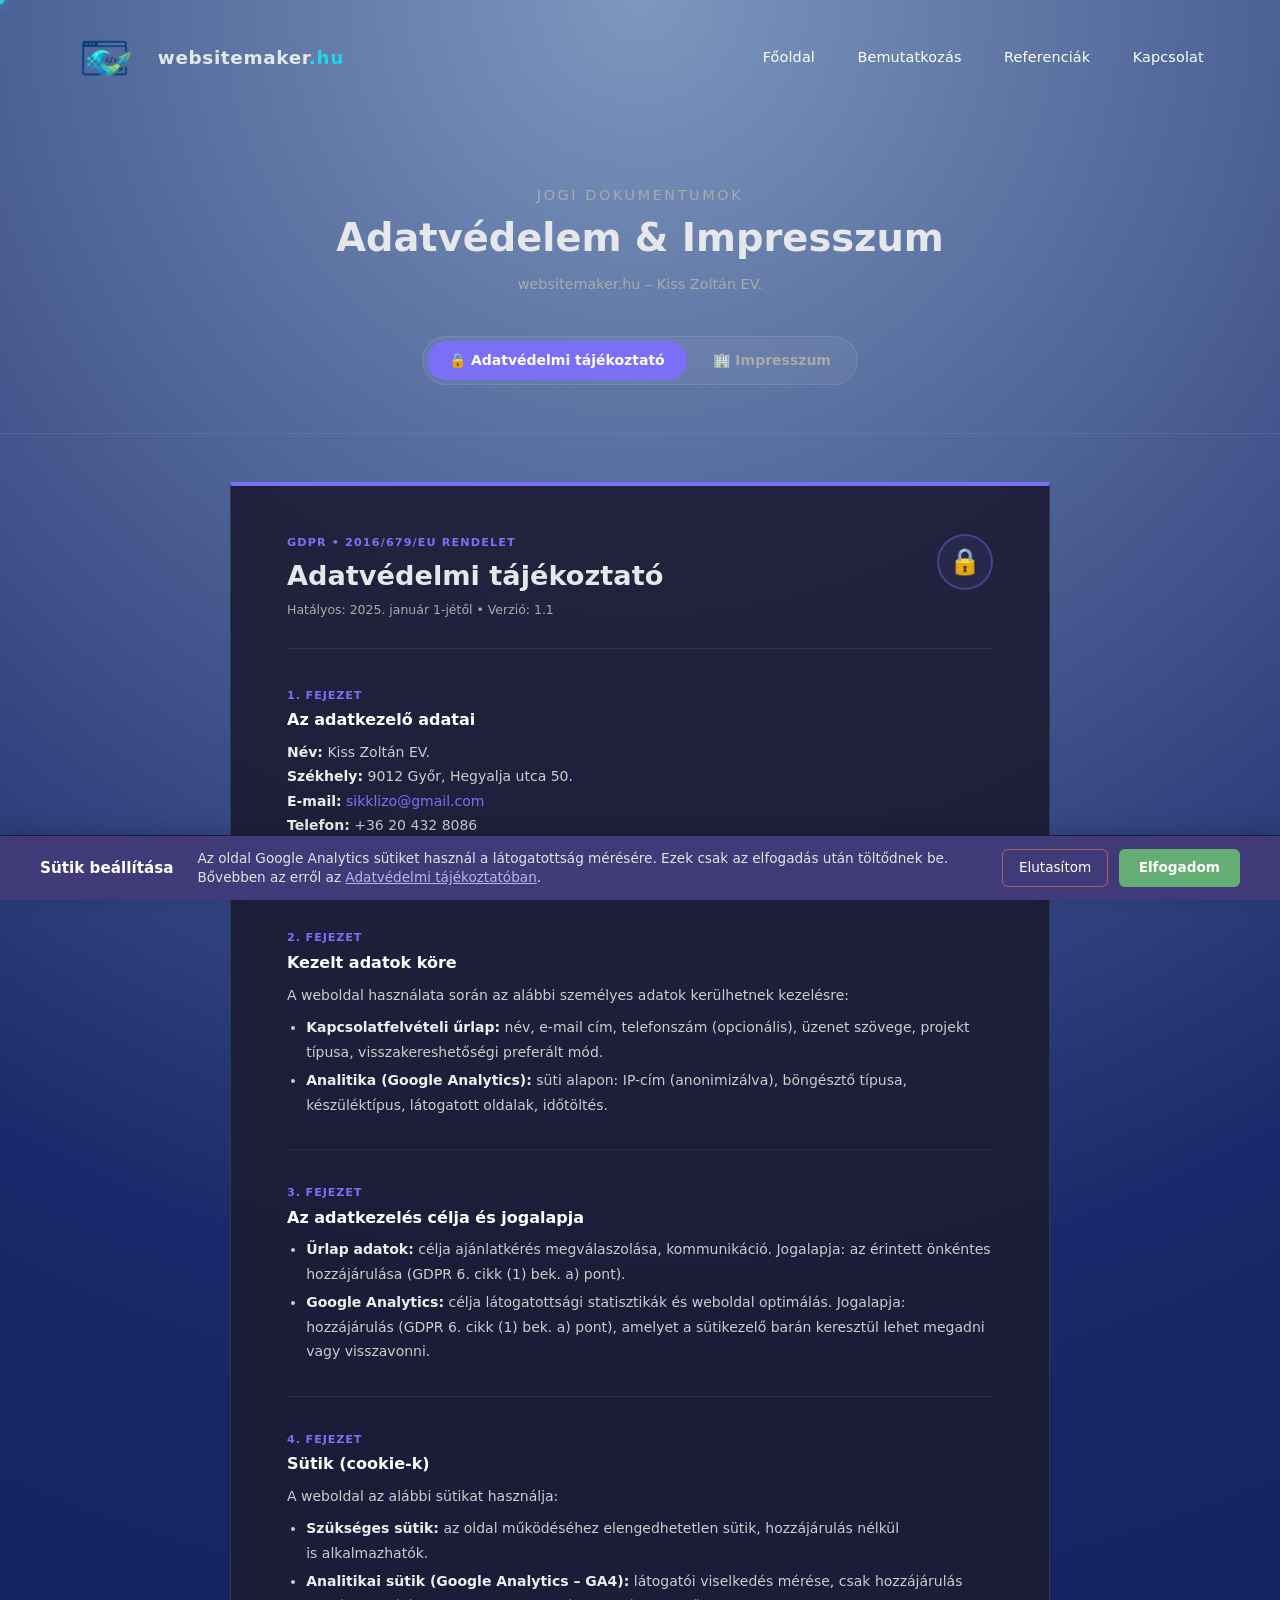
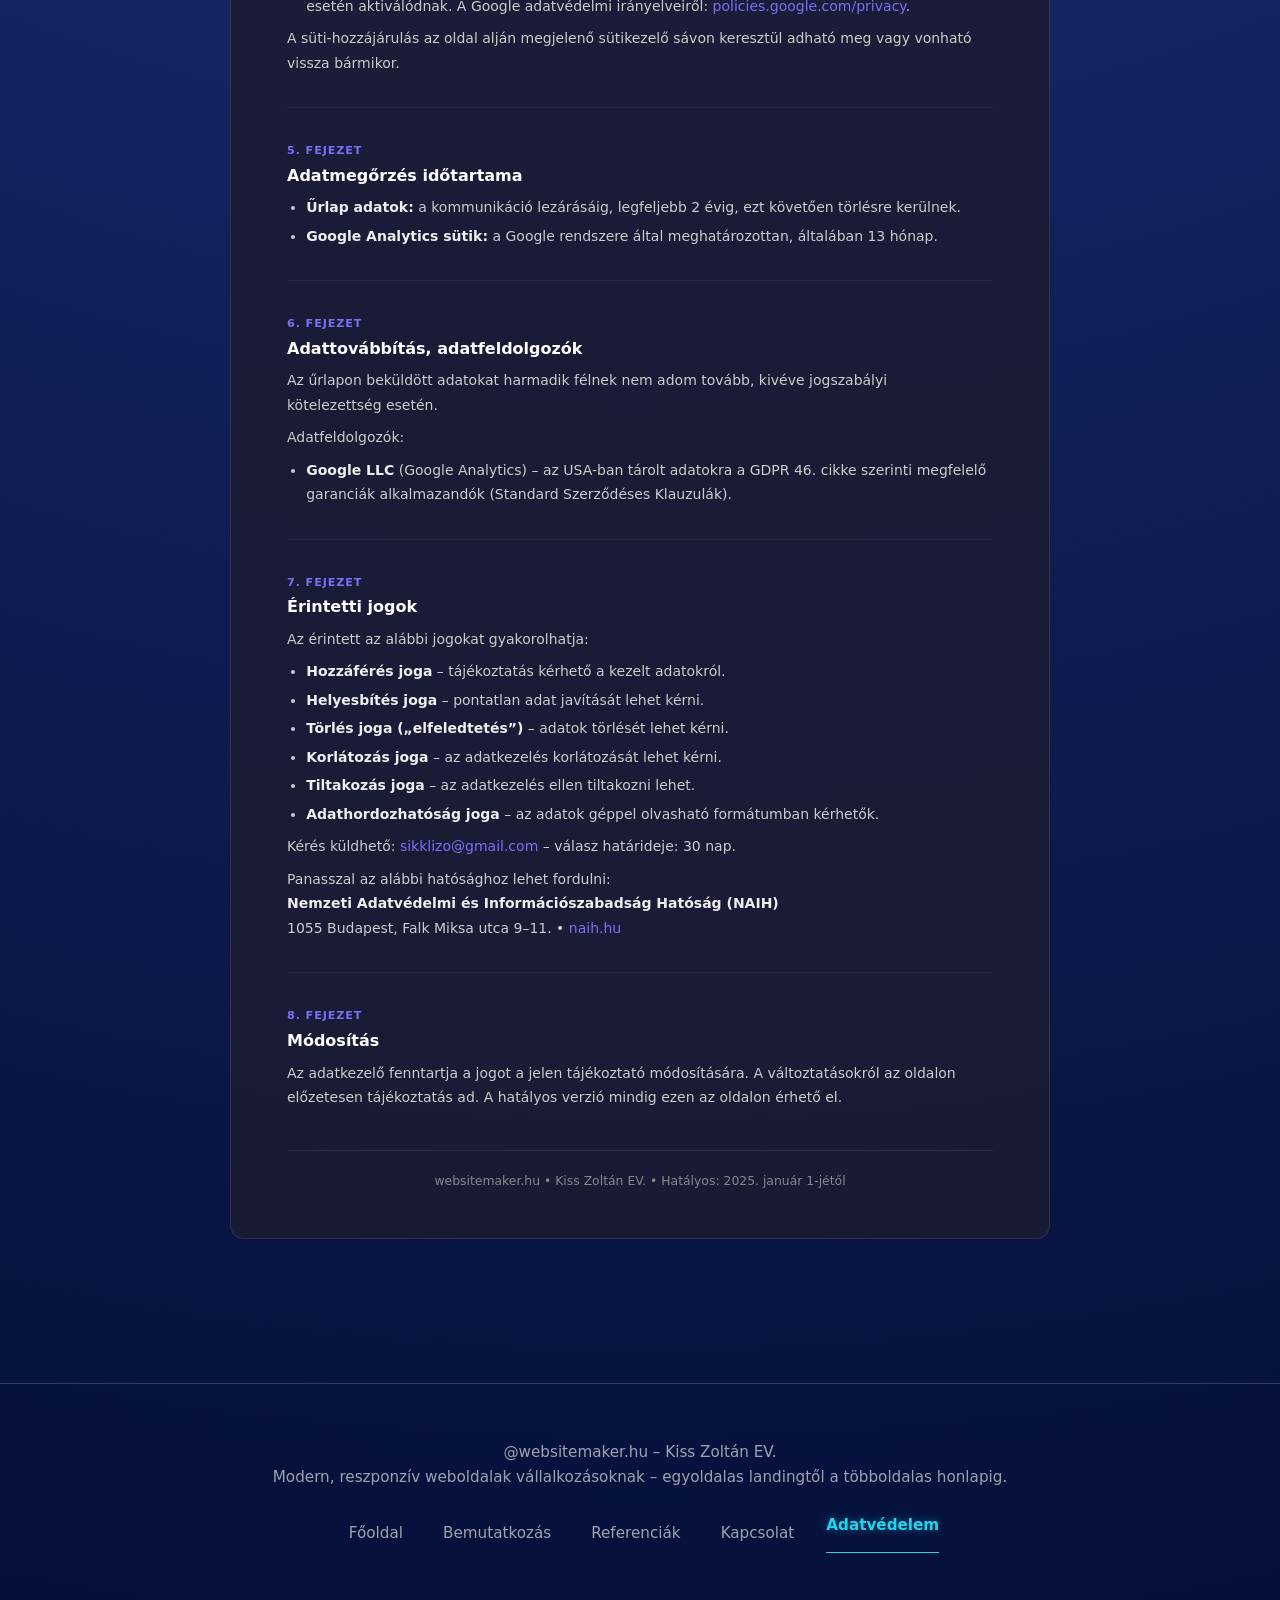
<file: privacy.html>
<!DOCTYPE html>
<html lang="hu">
<head>
  <meta charset="UTF-8">
  <meta name="viewport" content="width=device-width, initial-scale=1">
  <title>Adatvédelem és Impresszum – websitemaker.hu</title>
  <meta name="description" content="Adatvédelmi tájékoztató és impresszum – websitemaker.hu, Kiss Zoltán EV.">
  <link rel="stylesheet" href="assets/css/base.css">
  <link rel="stylesheet" href="assets/css/style.css">
  <style>

    /* ── HERO ── */
    .legal-hero {
      padding: 5rem 0 3rem;
      text-align: center;
      border-bottom: 1px solid rgba(255,255,255,0.07);
    }
    .legal-hero h1 {
      font-size: clamp(1.6rem, 3vw, 2.4rem);
      font-weight: 800;
      margin: 0.5rem 0 0.75rem;
    }
    .legal-hero p {
      font-size: 0.9rem;
      color: var(--clr-muted, #aaa);
      margin: 0;
    }

    /* ── TAB VÁLTÓ ── */
    .legal-tabs-wrap {
      display: flex;
      justify-content: center;
      margin: 2.5rem 0 0;
    }
    .legal-tabs {
      display: inline-flex;
      background: rgba(255,255,255,0.05);
      border: 1px solid rgba(255,255,255,0.1);
      border-radius: 999px;
      padding: 4px;
      gap: 4px;
    }
    .legal-tab {
      padding: 0.5rem 1.4rem;
      border-radius: 999px;
      font-size: 0.875rem;
      font-weight: 600;
      cursor: pointer;
      border: none;
      background: transparent;
      color: var(--clr-muted, #aaa);
      transition: background 0.2s, color 0.2s;
    }
    .legal-tab.is-active {
      background: var(--clr-accent, #7c6ff7);
      color: #fff;
    }

    /* ── DOKUMENTUM PANEL ── */
    .legal-main {
      padding: 3rem 0 5rem;
    }
    .legal-panel {
      display: none;
    }
    .legal-panel.is-active {
      display: block;
    }

    /* ── DOKUMENTUM STÍLUS ── */
    .legal-doc {
      max-width: 820px;
      margin: 0 auto;
      background: rgba(28, 28, 52, 0.90);
      border: 1px solid rgba(255,255,255,0.10);
      border-top: 4px solid var(--clr-accent, #7c6ff7);
      border-radius: 0 0 14px 14px;
      padding: 3rem 3.5rem;
      position: relative;
    }
    @media (max-width: 640px) {
      .legal-doc { padding: 2rem 1.25rem; }
    }

    /* Jogi pec sét hatás */
    .legal-doc-header {
      display: flex;
      align-items: flex-start;
      justify-content: space-between;
      gap: 1.5rem;
      padding-bottom: 1.75rem;
      border-bottom: 1px solid rgba(255,255,255,0.08);
      margin-bottom: 2rem;
    }
    .legal-doc-meta {
      display: flex;
      flex-direction: column;
      gap: 0.3rem;
    }
    .legal-doc-type {
      font-size: 0.7rem;
      font-weight: 700;
      letter-spacing: .1em;
      text-transform: uppercase;
      color: var(--clr-accent, #7c6ff7);
    }
    .legal-doc-title {
      font-size: clamp(1.2rem, 2.5vw, 1.7rem);
      font-weight: 800;
      margin: 0.2rem 0 0.1rem;
      line-height: 1.25;
    }
    .legal-doc-version {
      font-size: 0.78rem;
      color: var(--clr-muted, #aaa);
    }
    .legal-seal {
      flex-shrink: 0;
      width: 56px;
      height: 56px;
      border-radius: 50%;
      border: 2px solid rgba(124,111,247,0.4);
      display: flex;
      align-items: center;
      justify-content: center;
      font-size: 1.6rem;
      background: rgba(124,111,247,0.08);
    }

    /* Fejezetek */
    .legal-section {
      margin-bottom: 2rem;
    }
    .legal-section:last-child { margin-bottom: 0; }
    .legal-section-num {
      display: inline-block;
      font-size: 0.7rem;
      font-weight: 700;
      letter-spacing: .08em;
      text-transform: uppercase;
      color: var(--clr-accent, #7c6ff7);
      margin-bottom: 0.35rem;
    }
    .legal-section h2 {
      font-size: 1rem;
      font-weight: 700;
      margin: 0 0 0.65rem;
      color: #fff;
    }
    .legal-section p,
    .legal-section ul,
    .legal-section li {
      font-size: 0.875rem;
      color: #ccc;
      line-height: 1.75;
      margin: 0 0 0.5rem;
    }
    .legal-section ul {
      padding-left: 1.2rem;
    }
    .legal-section li { margin-bottom: 0.25rem; }
    .legal-section strong { color: #eee; }
    .legal-divider {
      border: none;
      border-top: 1px solid rgba(255,255,255,0.06);
      margin: 1.75rem 0;
    }

    /* Impresszum tábla */
    .impressum-table {
      width: 100%;
      border-collapse: collapse;
      margin-top: 0.5rem;
      font-size: 0.875rem;
    }
    .impressum-table tr {
      border-bottom: 1px solid rgba(255,255,255,0.06);
    }
    .impressum-table tr:last-child { border-bottom: none; }
    .impressum-table td {
      padding: 0.65rem 0.5rem;
      color: #ccc;
      line-height: 1.5;
      vertical-align: top;
    }
    .impressum-table td:first-child {
      font-weight: 600;
      color: #eee;
      white-space: nowrap;
      padding-right: 1.5rem;
      width: 38%;
    }
    .impressum-table a {
      color: var(--clr-accent, #7c6ff7);
      text-decoration: none;
    }
    .impressum-table a:hover { text-decoration: underline; }

    /* Lábjegyzet a dokumentumban */
    .legal-doc-footer {
      margin-top: 2.5rem;
      padding-top: 1.25rem;
      border-top: 1px solid rgba(255,255,255,0.07);
      font-size: 0.775rem;
      color: var(--clr-muted, #888);
      text-align: center;
    }

    /* ── REVEAL ── */
    .reveal { opacity: 0; transform: translateY(28px); transition: opacity 0.6s ease, transform 0.6s ease; }
    .reveal.is-visible { opacity: 1; transform: none; }
  </style>
</head>
<body>
  <div class="page-shell">
    <header class="site-header">
      <div class="container site-header-inner">
        <a href="index.html" class="logo">
          <img src="assets/img/logo2.png" alt="websitemaker.hu logó">
          <span class="logo-text-main">websitemaker<span class="logo-text-dot">.hu</span></span>
        </a>
        <nav class="main-nav">
          <button class="nav-toggle" aria-label="Navigáció megnyitása">
            <span></span><span></span><span></span>
          </button>
          <ul class="nav-links" role="list">
            <li><a href="index.html">Főoldal</a></li>
            <li><a href="about.html">Bemutatkozás</a></li>
            <li><a href="references.html">Referenciák</a></li>
            <li><a href="contact.html">Kapcsolat</a></li>
          </ul>
        </nav>
      </div>
    </header>

    <main>

      <!-- ═══ HERO ═══ -->
      <section class="legal-hero">
        <div class="container">
          <p class="section-kicker reveal">Jogi dokumentumok</p>
          <h1 class="reveal">Adatvédelem &amp; Impresszum</h1>
          <p class="reveal">websitemaker.hu – Kiss Zoltán EV.</p>

          <!-- Tab gömbsor -->
          <div class="legal-tabs-wrap reveal">
            <div class="legal-tabs" role="tablist" aria-label="Dokumentum választó">
              <button class="legal-tab is-active" role="tab" data-panel="privacy" type="button"
                aria-selected="true" aria-controls="panel-privacy">
                🔒 Adatvédelmi tájékoztató
              </button>
              <button class="legal-tab" role="tab" data-panel="impressum" type="button"
                aria-selected="false" aria-controls="panel-impressum">
                🏢 Impresszum
              </button>
            </div>
          </div>
        </div>
      </section>

      <!-- ═══ DOKUMENTUMOK ═══ -->
      <section class="legal-main">
        <div class="container">

          <!-- ═══ PANEL 1: ADATVÉDELEM ═══ -->
          <div class="legal-panel is-active" id="panel-privacy" role="tabpanel">
            <div class="legal-doc reveal">

              <div class="legal-doc-header">
                <div class="legal-doc-meta">
                  <span class="legal-doc-type">GDPR • 2016/679/EU rendelet</span>
                  <h2 class="legal-doc-title">Adatvédelmi tájékoztató</h2>
                  <span class="legal-doc-version">Hatályos: 2025. január 1-jétől • Verzió: 1.1</span>
                </div>
                <div class="legal-seal" aria-hidden="true">🔒</div>
              </div>

              <div class="legal-section">
                <span class="legal-section-num">1. fejezet</span>
                <h2>Az adatkezelő adatai</h2>
                <p>
                  <strong>Név:</strong> Kiss Zoltán EV.<br>
                  <strong>Székhely:</strong> 9012 Győr, Hegyalja utca 50.<br>
                  <strong>E-mail:</strong> <a href="mailto:sikklizo@gmail.com" style="color:var(--clr-accent,#7c6ff7)">sikklizo@gmail.com</a><br>
                  <strong>Telefon:</strong> +36 20 432 8086<br>
                  <strong>Weboldal:</strong> websitemaker.hu
                </p>
              </div>

              <hr class="legal-divider">

              <div class="legal-section">
                <span class="legal-section-num">2. fejezet</span>
                <h2>Kezelt adatok köre</h2>
                <p>A weboldal használata során az alábbi személyes adatok kerülhetnek kezelésre:</p>
                <ul>
                  <li><strong>Kapcsolatfelvételi űrlap:</strong> név, e-mail cím, telefonszám (opcionális), üzenet szövege, projekt típusa, visszakereshetőségi preferált mód.</li>
                  <li><strong>Analitika (Google Analytics):</strong> süti alapon: IP-cím (anonimizálva), böngésztő típusa, készüléktípus, látogatott oldalak, időtöltés.</li>
                </ul>
              </div>

              <hr class="legal-divider">

              <div class="legal-section">
                <span class="legal-section-num">3. fejezet</span>
                <h2>Az adatkezelés célja és jogalapja</h2>
                <ul>
                  <li><strong>Űrlap adatok:</strong> célja ajánlatkérés megválaszolása, kommunikáció. Jogalapja: az érintett önkéntes hozzájárulása (GDPR 6. cikk (1) bek. a) pont).</li>
                  <li><strong>Google Analytics:</strong> célja látogatottsági statisztikák és weboldal optimálás. Jogalapja: hozzájárulás (GDPR 6. cikk (1) bek. a) pont), amelyet a sütikezelő barán keresztül lehet megadni vagy visszavonni.</li>
                </ul>
              </div>

              <hr class="legal-divider">

              <div class="legal-section">
                <span class="legal-section-num">4. fejezet</span>
                <h2>Sütik (cookie-k)</h2>
                <p>A weboldal az alábbi sütikat használja:</p>
                <ul>
                  <li><strong>Szükséges sütik:</strong> az oldal működéséhez elengedhetetlen sütik, hozzájárulás nélkül is alkalmazhatók.</li>
                  <li><strong>Analitikai sütik (Google Analytics – GA4):</strong> látogatói viselkedés mérése, csak hozzájárulás esetén aktiválódnak. A Google adatvédelmi irányelveiről: <a href="https://policies.google.com/privacy" target="_blank" rel="noopener" style="color:var(--clr-accent,#7c6ff7)">policies.google.com/privacy</a>.</li>
                </ul>
                <p>A süti-hozzájárulás az oldal alján megjelenő sütikezelő sávon keresztül adható meg vagy vonható vissza bármikor.</p>
              </div>

              <hr class="legal-divider">

              <div class="legal-section">
                <span class="legal-section-num">5. fejezet</span>
                <h2>Adatmegőrzés időtartama</h2>
                <ul>
                  <li><strong>Űrlap adatok:</strong> a kommunikáció lezárásáig, legfeljebb 2 évig, ezt követően törlésre kerülnek.</li>
                  <li><strong>Google Analytics sütik:</strong> a Google rendszere által meghatározottan, általában 13 hónap.</li>
                </ul>
              </div>

              <hr class="legal-divider">

              <div class="legal-section">
                <span class="legal-section-num">6. fejezet</span>
                <h2>Adattovábbítás, adatfeldolgozók</h2>
                <p>Az űrlapon beküldött adatokat harmadik félnek nem adom tovább, kivéve jogszabályi kötelezettség esetén.</p>
                <p>Adatfeldolgozók:</p>
                <ul>
                  <li><strong>Google LLC</strong> (Google Analytics) – az USA-ban tárolt adatokra a GDPR 46. cikke szerinti megfelelő garanciák alkalmazandók (Standard Szerződéses Klauzulák).</li>
                </ul>
              </div>

              <hr class="legal-divider">

              <div class="legal-section">
                <span class="legal-section-num">7. fejezet</span>
                <h2>Érintetti jogok</h2>
                <p>Az érintett az alábbi jogokat gyakorolhatja:</p>
                <ul>
                  <li><strong>Hozzáférés joga</strong> – tájékoztatás kérhető a kezelt adatokról.</li>
                  <li><strong>Helyesbítés joga</strong> – pontatlan adat javítását lehet kérni.</li>
                  <li><strong>Törlés joga („elfeledtetés”)</strong> – adatok törlését lehet kérni.</li>
                  <li><strong>Korlátozás joga</strong> – az adatkezelés korlátozását lehet kérni.</li>
                  <li><strong>Tiltakozás joga</strong> – az adatkezelés ellen tiltakozni lehet.</li>
                  <li><strong>Adathordozhatóság joga</strong> – az adatok géppel olvasható formátumban kérhetők.</li>
                </ul>
                <p>Kérés küldhető: <a href="mailto:sikklizo@gmail.com" style="color:var(--clr-accent,#7c6ff7)">sikklizo@gmail.com</a> – válasz határideje: 30 nap.</p>
                <p>Panasszal az alábbi hatósághoz lehet fordulni:<br>
                <strong>Nemzeti Adatvédelmi és Információszabadság Hatóság (NAIH)</strong><br>
                1055 Budapest, Falk Miksa utca 9–11. • <a href="https://www.naih.hu" target="_blank" rel="noopener" style="color:var(--clr-accent,#7c6ff7)">naih.hu</a></p>
              </div>

              <hr class="legal-divider">

              <div class="legal-section">
                <span class="legal-section-num">8. fejezet</span>
                <h2>Módosítás</h2>
                <p>Az adatkezelő fenntartja a jogot a jelen tájékoztató módosítására. A változtatásokról az oldalon előzetesen tájékoztatás ad. A hatályos verzió mindig ezen az oldalon érhető el.</p>
              </div>

              <div class="legal-doc-footer">
                websitemaker.hu • Kiss Zoltán EV. • Hatályos: 2025. január 1-jétől
              </div>
            </div>
          </div>

          <!-- ═══ PANEL 2: IMPRESSZUM ═══ -->
          <div class="legal-panel" id="panel-impressum" role="tabpanel">
            <div class="legal-doc reveal">

              <div class="legal-doc-header">
                <div class="legal-doc-meta">
                  <span class="legal-doc-type">2001. évi CVIII. tv. • Eker. tv.</span>
                  <h2 class="legal-doc-title">Impresszum</h2>
                  <span class="legal-doc-version">Weboldal: websitemaker.hu • Utoljára frissítve: 2025</span>
                </div>
                <div class="legal-seal" aria-hidden="true">🏢</div>
              </div>

              <div class="legal-section">
                <span class="legal-section-num">Szolgáltató adatai</span>
                <h2>A weboldal üzemeltezője</h2>
                <table class="impressum-table">
                  <tbody>
                    <tr><td>Név</td><td>Kiss Zoltán EV.</td></tr>
                    <tr><td>Vállalkozás típusa</td><td>Egyéni vállalkozó</td></tr>
                    <tr><td>Székhely</td><td>9012 Győr, Hegyalja utca 50.</td></tr>
                    <tr><td>E-mail</td><td><a href="mailto:sikklizo@gmail.com">sikklizo@gmail.com</a></td></tr>
                    <tr><td>Telefon</td><td><a href="tel:+36204328086">+36 20 432 8086</a></td></tr>
                    <tr><td>Weboldal</td><td>websitemaker.hu</td></tr>
                  </tbody>
                </table>
              </div>

              <hr class="legal-divider">

              <div class="legal-section">
                <span class="legal-section-num">Működési adatok</span>
                <h2>Tárhely és tárhelyszolgáltató</h2>
                <table class="impressum-table">
                  <tbody>
                    <tr><td>Tárhelyszolgáltató</td><td>Netlify, Inc.</td></tr>
                    <tr><td>Székhely</td><td>44 Montgomery Street, Suite 300, San Francisco, CA 94104, USA</td></tr>
                    <tr><td>Web</td><td><a href="https://www.netlify.com" target="_blank" rel="noopener">netlify.com</a></td></tr>
                  </tbody>
                </table>
              </div>

              <hr class="legal-divider">

              <div class="legal-section">
                <span class="legal-section-num">Szellemi tulajdon</span>
                <h2>Szerzői jogok</h2>
                <p>A websitemaker.hu weboldalon megjelenő szövegek, képek, grafikai elemek és kód Kiss Zoltán EV. szellemi tulajdonát képezik. Az engedély nélküli felhasználás, másolás vagy terjesztés tilos.</p>
              </div>

              <hr class="legal-divider">

              <div class="legal-section">
                <span class="legal-section-num">Felelősség</span>
                <h2>Felelősségkorlátozás</h2>
                <p>A weboldalon található információk tájékoztató jellegűek. Kiss Zoltán EV. nem vállal felelősséget az esetleges pontatlansságokból, kihagásokból vagy a weboldal használatából eredő károkért.</p>
                <p>A weboldalon elhelyezett külső hivatkozásokra (linkekre) az adatkezelő nem gyakorol hatást és azok tartalmáért nem vállal felelősséget.</p>
              </div>

              <div class="legal-doc-footer">
                websitemaker.hu • Kiss Zoltán EV. • 9012 Győr, Hegyalja utca 50.
              </div>

            </div>
          </div>

        </div>
      </section>

    </main>

   <footer class="site-footer">
  <div class="container site-footer-inner">
    <div class="footer-left">
      <p class="footer-brand">@websitemaker.hu – Kiss Zoltán EV.</p>
      <p class="footer-meta">Modern, reszponzív weboldalak vállalkozásoknak – egyoldalas landingtől a többoldalas honlapig.</p>
    </div>
    <nav class="footer-nav" aria-label="Alsó navigáció">
      <a href="index.html">Főoldal</a>
      <a href="about.html">Bemutatkozás</a>
      <a href="references.html">Referenciák</a>
      <a href="contact.html">Kapcsolat</a>
      <span class="footer-nav-current">Adatvédelem</span>
    </nav>
  </div>
</footer>

  </div>

  <div class="cursor-dot"></div>
  <script src="assets/js/main.js"></script>
  <script>
    // Tab váltó logic
    var tabs = document.querySelectorAll('.legal-tab');
    var panels = document.querySelectorAll('.legal-panel');
    tabs.forEach(function(tab) {
      tab.addEventListener('click', function() {
        var target = tab.dataset.panel;
        tabs.forEach(function(t) {
          t.classList.remove('is-active');
          t.setAttribute('aria-selected', 'false');
        });
        panels.forEach(function(p) { p.classList.remove('is-active'); });
        tab.classList.add('is-active');
        tab.setAttribute('aria-selected', 'true');
        var panel = document.getElementById('panel-' + target);
        if (panel) {
          panel.classList.add('is-active');
          // reveal animáció ismételt indulása a panel doc-on
          var doc = panel.querySelector('.legal-doc');
          if (doc) {
            doc.classList.remove('is-visible');
            void doc.offsetWidth;
            doc.classList.add('is-visible');
          }
        }
      });
    });
  </script>
  <script src="assets/js/analytics.js"></script>
<script src="assets/js/cookie-banner.js"></script>

</body>
</html>
</file>
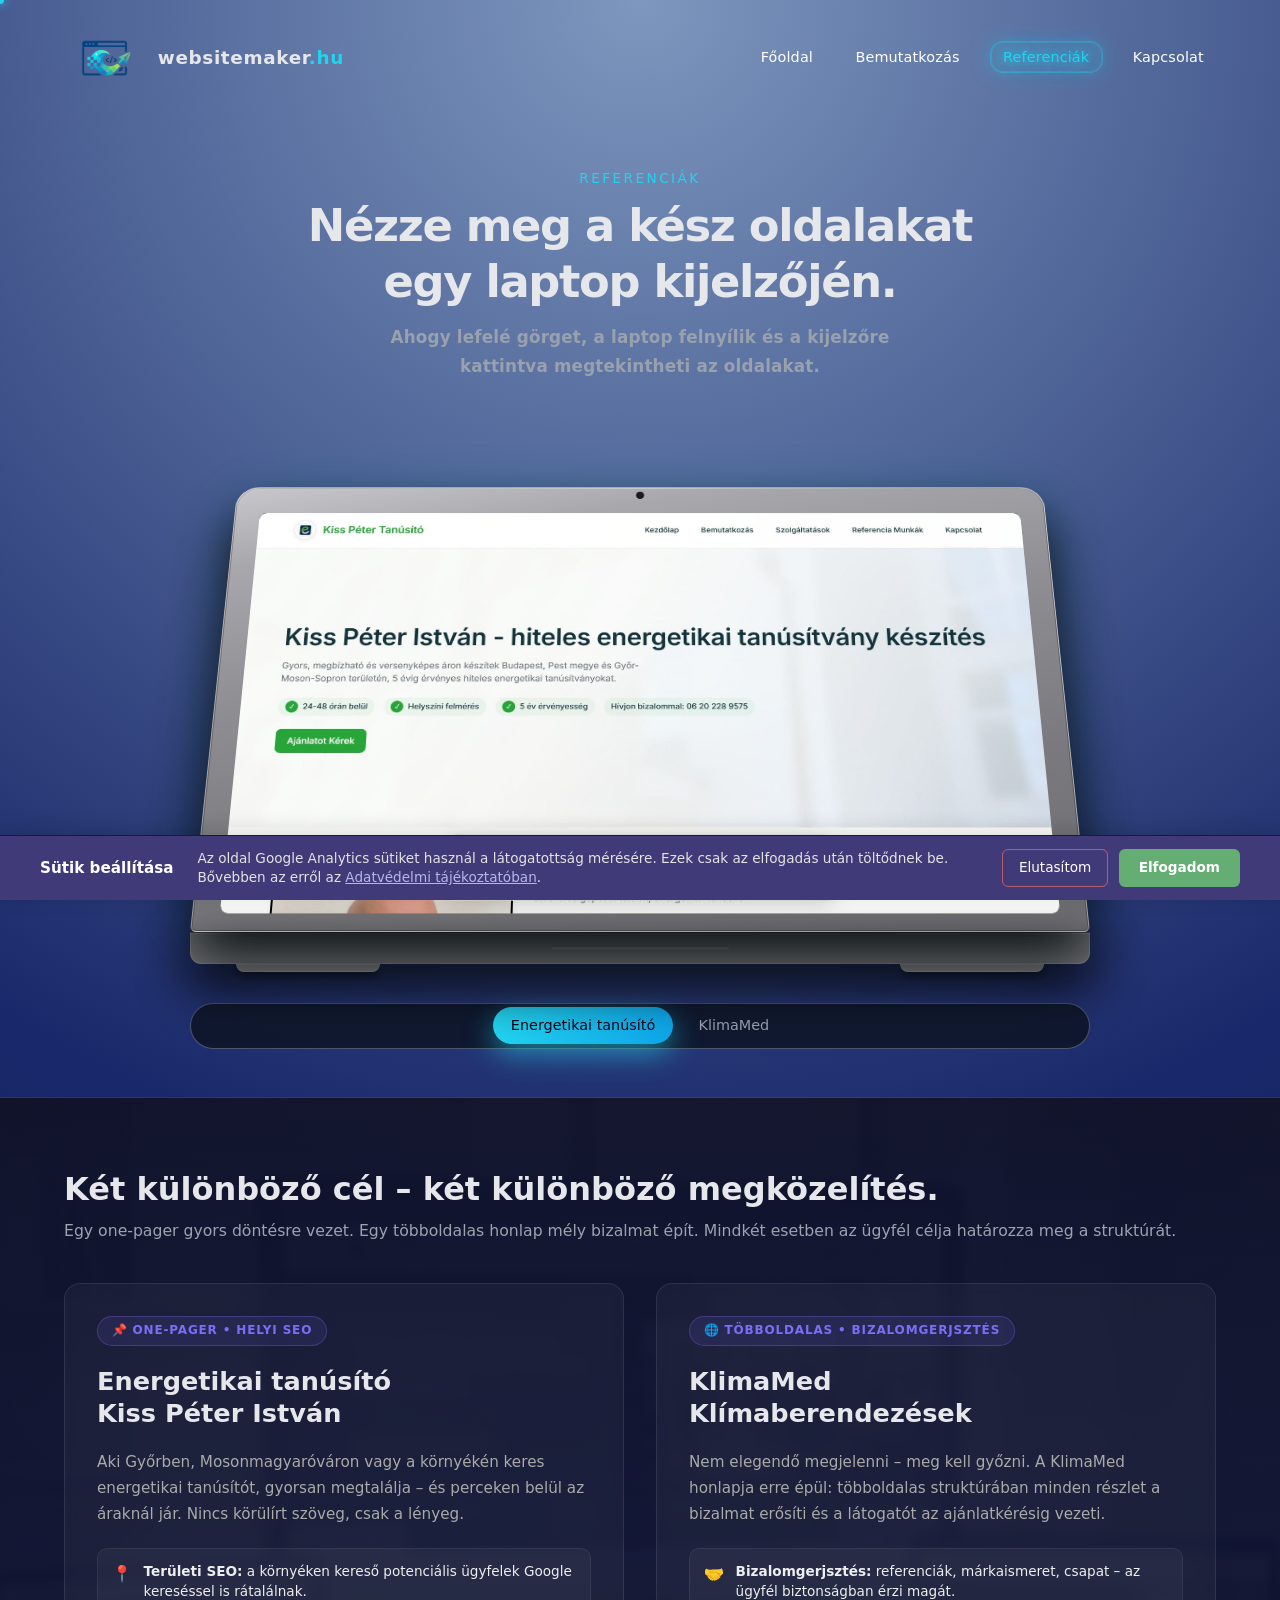
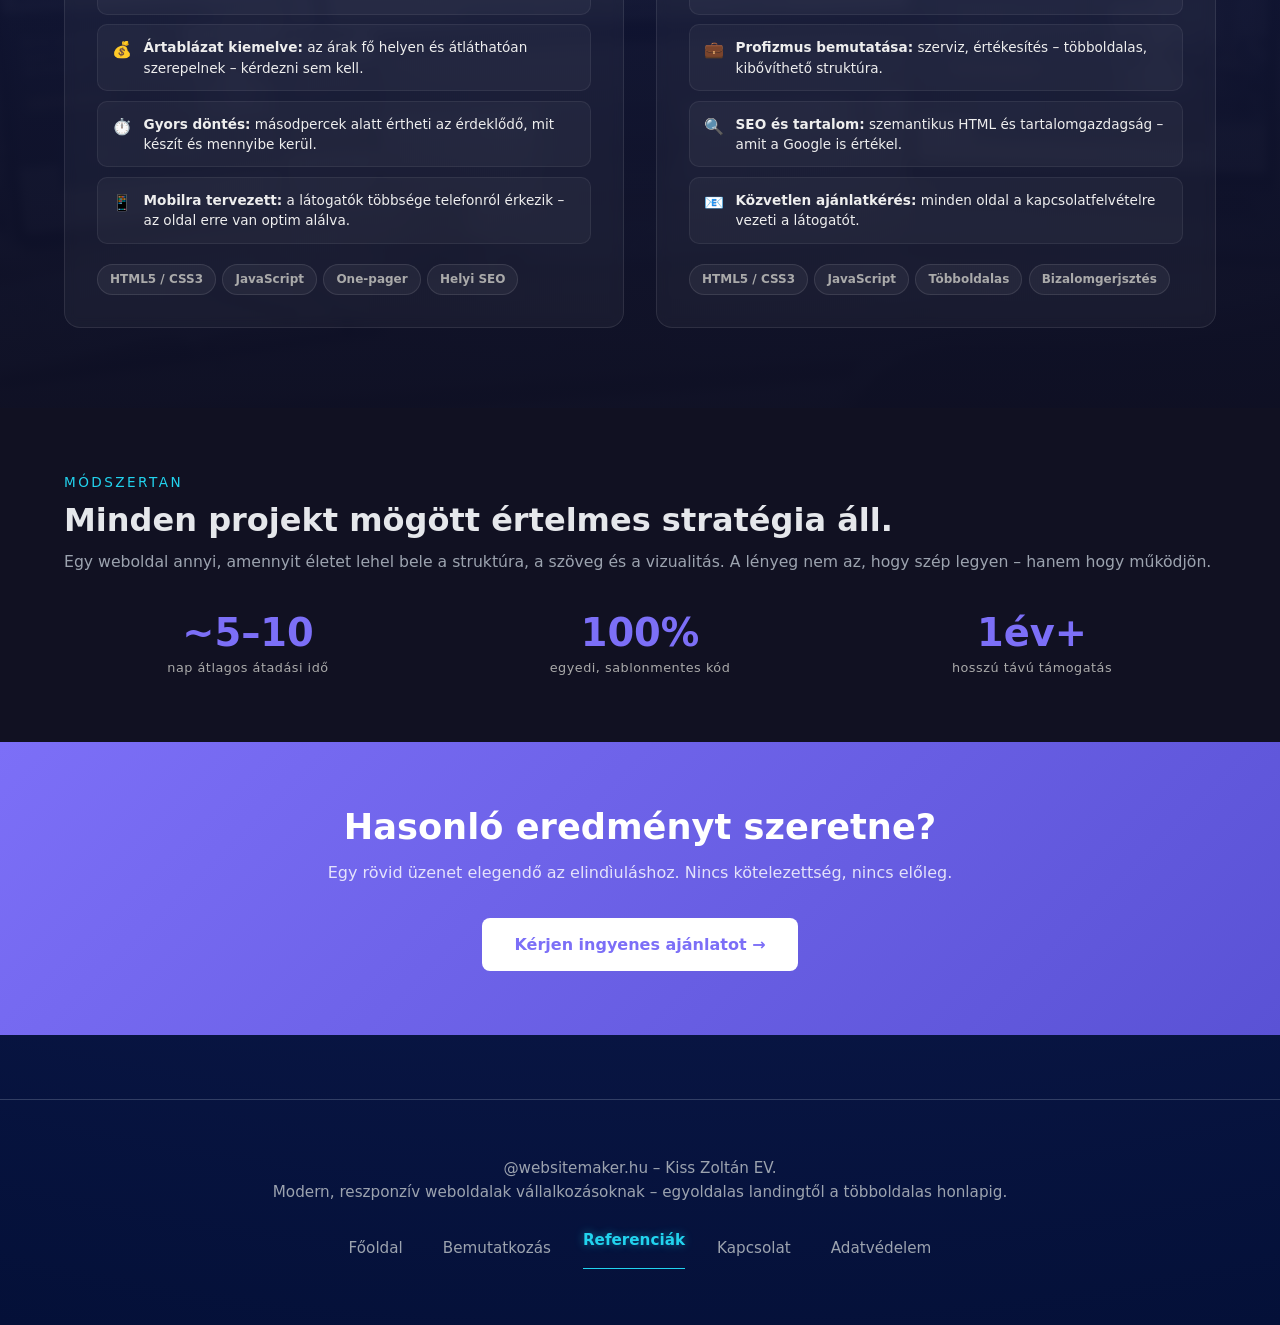
<file: references.html>
<!DOCTYPE html>
<html lang="hu">
<head>
  <meta charset="UTF-8">
  <meta name="viewport" content="width=device-width, initial-scale=1">
  <title>Referenciák – websitemaker.hu</title>
  <meta name="description" content="Valódi éles projektek: energetikai tanúsító one-pager és KlimaMed többoldalas honlap. Nézze meg, mi készült.">
  <link rel="stylesheet" href="assets/css/base.css">
  <link rel="stylesheet" href="assets/css/style.css">
  <style>

    /* ── LAPTOP SZEKCIÓ ── */
    .references-laptop {
      padding-top: 4rem;
      padding-bottom: 3rem;
    }

    /* ── PROJEKT KÁRTYÁK SZEKCIÓ – háttérképpel ── */
    .projects-section {
      position: relative;
      overflow: hidden;
      padding: 4.5rem 0 5rem;
    }
    .projects-bg {
      position: absolute;
      inset: 0;
      background-image: url('assets/img/3.png');
      background-size: cover;
      background-position: center 30%;
      opacity: 0.07;
      filter: blur(4px);
      transform: scale(1.06);
      z-index: 0;
    }
    .projects-bg-overlay {
      position: absolute;
      inset: 0;
      background: linear-gradient(
        to bottom,
        rgba(14,14,30,0.82) 0%,
        rgba(14,14,30,0.65) 50%,
        rgba(14,14,30,0.88) 100%
      );
      z-index: 1;
    }
    .projects-section .container {
      position: relative;
      z-index: 2;
    }

    .projects-grid {
      display: grid;
      grid-template-columns: 1fr 1fr;
      gap: 2rem;
      margin-top: 2.5rem;
    }
    @media (max-width: 860px) {
      .projects-grid { grid-template-columns: 1fr; }
    }

    .project-card {
      background: rgba(255,255,255,0.04);
      border: 1px solid rgba(255,255,255,0.09);
      border-radius: 16px;
      padding: 2rem;
      display: flex;
      flex-direction: column;
      gap: 1.25rem;
      backdrop-filter: blur(6px);
      -webkit-backdrop-filter: blur(6px);
      transition: border-color 0.25s, transform 0.25s;
    }
    .project-card:hover {
      border-color: rgba(124,111,247,0.35);
      transform: translateY(-3px);
    }
    .project-type-badge {
      display: inline-flex;
      align-items: center;
      gap: 0.4rem;
      font-size: 0.75rem;
      font-weight: 700;
      letter-spacing: .07em;
      text-transform: uppercase;
      padding: 0.3rem 0.85rem;
      border-radius: 999px;
      background: rgba(124,111,247,0.12);
      border: 1px solid rgba(124,111,247,0.3);
      color: var(--clr-accent, #7c6ff7);
      width: fit-content;
    }
    .project-card h2 {
      font-size: clamp(1.2rem, 2vw, 1.6rem);
      font-weight: 800;
      margin: 0;
      line-height: 1.25;
    }
    .project-lead {
      font-size: 0.95rem;
      color: var(--clr-muted, #aaa);
      line-height: 1.7;
      margin: 0;
    }
    .project-goals {
      display: flex;
      flex-direction: column;
      gap: 0.6rem;
    }
    .project-goal-item {
      display: flex;
      align-items: flex-start;
      gap: 0.7rem;
      padding: 0.75rem 0.9rem;
      background: rgba(255,255,255,0.04);
      border: 1px solid rgba(255,255,255,0.07);
      border-radius: 10px;
      font-size: 0.85rem;
      line-height: 1.5;
      color: var(--clr-text, #eee);
    }
    .project-goal-icon {
      font-size: 1rem;
      flex-shrink: 0;
      margin-top: 1px;
    }
    .project-tech {
      display: flex;
      flex-wrap: wrap;
      gap: 0.4rem;
    }
    .project-tech-pill {
      padding: 0.3rem 0.75rem;
      border-radius: 999px;
      font-size: 0.75rem;
      font-weight: 600;
      background: rgba(255,255,255,0.05);
      border: 1px solid rgba(255,255,255,0.1);
      color: var(--clr-muted, #aaa);
    }

    /* ── STATS SÁV ── */
    .stats-section {
      padding: 4rem 0;
      background: var(--clr-surface-alt, #111122);
    }
    .stats-strip {
      display: grid;
      grid-template-columns: repeat(auto-fit, minmax(150px, 1fr));
      gap: 1.5rem;
      text-align: center;
      margin-top: 2.5rem;
    }
    .stat-number {
      font-size: 2.4rem;
      font-weight: 800;
      color: var(--clr-accent, #7c6ff7);
      line-height: 1;
      display: block;
    }
    .stat-label {
      font-size: 0.8rem;
      color: var(--clr-muted, #aaa);
      margin-top: 0.3rem;
      display: block;
      letter-spacing: .04em;
    }

    /* ── DIVIDER ── */
    .section-divider {
      border: none;
      border-top: 1px solid var(--clr-border, rgba(255,255,255,0.07));
      margin: 0;
    }

    /* ── CTA SZALAG ── */
    .cta-strip {
      background: linear-gradient(135deg, var(--clr-accent, #7c6ff7) 0%, #5a52d5 100%);
      padding: 4rem 0;
      text-align: center;
    }
    .cta-strip h2 { font-size: clamp(1.5rem, 3vw, 2.2rem); font-weight: 800; color: #fff; margin: 0 0 0.75rem; }
    .cta-strip p { color: rgba(255,255,255,0.82); font-size: 1rem; margin: 0 0 2rem; }
    .btn-white {
      background: #fff;
      color: var(--clr-accent, #7c6ff7);
      font-weight: 700;
      padding: 0.85rem 2rem;
      border-radius: 8px;
      text-decoration: none;
      display: inline-block;
      transition: opacity 0.2s;
    }
    .btn-white:hover { opacity: 0.9; }

    /* ── REVEAL ── */
    .reveal { opacity: 0; transform: translateY(28px); transition: opacity 0.6s ease, transform 0.6s ease; }
    .reveal.is-visible { opacity: 1; transform: none; }
    .reveal-delay-1 { transition-delay: 0.1s; }
    .reveal-delay-2 { transition-delay: 0.2s; }

    /* ── MOBIL ── */
    @media (max-width: 480px) {
      .stats-strip { grid-template-columns: 1fr 1fr; }
      .project-card { padding: 1.5rem; }
      .project-goal-item { font-size: 0.82rem; padding: 0.65rem 0.8rem; }
      .cta-strip { padding: 3rem 0; }
    }
  </style>
</head>
<body>
  <div class="page-shell">
    <header class="site-header">
      <div class="container site-header-inner">
        <a href="index.html" class="logo">
          <img src="assets/img/logo2.png" alt="websitemaker.hu logó">
          <span class="logo-text-main">websitemaker<span class="logo-text-dot">.hu</span></span>
        </a>
        <nav class="main-nav">
          <button class="nav-toggle" aria-label="Navigáció megnyitása">
            <span></span><span></span><span></span>
          </button>
          <ul class="nav-links" role="list">
            <li><a href="index.html">Főoldal</a></li>
            <li><a href="about.html">Bemutatkozás</a></li>
            <li><a href="references.html" class="is-active">Referenciák</a></li>
            <li><a href="contact.html">Kapcsolat</a></li>
          </ul>
        </nav>
      </div>
    </header>

    <main>

      <!-- ═══ LAPTOP MOCKUP ═══ -->
      <section class="references-laptop">
        <div class="container">
          <header class="section-header reveal">
            <p class="section-kicker">Referenciák</p>
            <h1 class="section-title">Nézze meg a kész oldalakat egy laptop kijelzőjén.</h1>
            <p class="section-lead">
              <strong>Ahogy lefelé görget, a laptop felnyílik és a kijelzőre kattintva megtekintheti az oldalakat.</strong>
            </p>
          </header>

          <div class="laptop-wrapper">
            <div class="laptop-perspective">
              <div class="laptop-lid" id="laptop-lid">
                <div class="laptop-screen-frame">
                  <div class="laptop-screen-inner">
                    <a href="https://energetikaitanusito1.hu" target="_blank" rel="noopener noreferrer"
                      class="laptop-screen-link" id="laptop-screen-link" aria-label="Referencia oldal megnyitása"></a>
                    <img src="assets/img/ref1.jpg" alt="Energetikai tanúsító referencia oldal"
                      class="laptop-screen-image" id="reference-screen-image">
                  </div>
                </div>
              </div>
              <div class="laptop-base">
                <div class="laptop-foot-left"></div>
                <div class="laptop-foot-right"></div>
              </div>
            </div>
          </div>

          <!-- TAB váltó + rejtett detail (JS szükséges hozzá) -->
          <div class="references-switcher reveal">
            <div class="references-tabs" aria-label="Referencia váltó">
              <button class="references-tab is-active" data-ref="energetika" type="button">Energetikai tanúsító</button>
              <button class="references-tab" data-ref="klima" type="button">KlimaMed</button>
            </div>
            <article class="references-detail" id="reference-detail" style="display:none;" aria-live="polite">
              <h2 class="references-detail-title"></h2>
              <p class="references-detail-text"></p>
              <ul class="references-detail-list"></ul>
            </article>
          </div>
        </div>
      </section>

      <hr class="section-divider">

      <!-- ═══ PROJEKTEK EGYMÁS MELLETT (3.png háttérrel) ═══ -->
      <section class="projects-section">
        <div class="projects-bg" aria-hidden="true"></div>
        <div class="projects-bg-overlay" aria-hidden="true"></div>
        <div class="container">
          <header class="section-header reveal">
            <h2 class="section-title">Két különböző cél – két különböző megközelítés.</h2>
            <p class="section-lead">
              Egy one-pager gyors döntésre vezet. Egy többoldalas honlap mély bizalmat épít.
              Mindkét esetben az ügyfél célja határozza meg a struktúrát.
            </p>
          </header>

          <div class="projects-grid">

            <!-- PROJEKT 1: ENERGETIKA -->
            <div class="project-card reveal">
              <span class="project-type-badge">📌 One-pager • Helyi SEO</span>
              <h2>Energetikai tanúsító<br>Kiss Péter István</h2>
              <p class="project-lead">
                Aki Győrben, Mosonmagyaróváron vagy a környékén keres energetikai tanúsítót,
                gyorsan megtalálja – és perceken belül az áraknál jár. Nincs körülírt szöveg, csak a lényeg.
              </p>
              <div class="project-goals">
                <div class="project-goal-item">
                  <span class="project-goal-icon">📍</span>
                  <span><strong>Területi SEO:</strong> a környéken kereső potenciális ügyfelek Google kereséssel is rátalálnak.</span>
                </div>
                <div class="project-goal-item">
                  <span class="project-goal-icon">💰</span>
                  <span><strong>Ártablázat kiemelve:</strong> az árak fő helyen és átláthatóan szerepelnek – kérdezni sem kell.</span>
                </div>
                <div class="project-goal-item">
                  <span class="project-goal-icon">⏱️</span>
                  <span><strong>Gyors döntés:</strong> másodpercek alatt értheti az érdeklődő, mit készít és mennyibe kerül.</span>
                </div>
                <div class="project-goal-item">
                  <span class="project-goal-icon">📱</span>
                  <span><strong>Mobilra tervezett:</strong> a látogatók többsége telefonról érkezik – az oldal erre van optim alálva.</span>
                </div>
              </div>
              <div class="project-tech">
                <span class="project-tech-pill">HTML5 / CSS3</span>
                <span class="project-tech-pill">JavaScript</span>
                <span class="project-tech-pill">One-pager</span>
                <span class="project-tech-pill">Helyi SEO</span>
              </div>
            </div>

            <!-- PROJEKT 2: KLIMAMED -->
            <div class="project-card reveal reveal-delay-1">
              <span class="project-type-badge">🌐 Többoldalas • Bizalomgerjsztés</span>
              <h2>KlimaMed<br>Klímaberendezések</h2>
              <p class="project-lead">
                Nem elegendő megjelenni – meg kell győzni. A KlimaMed honlapja erre épül: többoldalas struktúrában
                minden részlet a bizalmat erősíti és a látogatót az ajánlatkérésig vezeti.
              </p>
              <div class="project-goals">
                <div class="project-goal-item">
                  <span class="project-goal-icon">🤝</span>
                  <span><strong>Bizalomgerjsztés:</strong> referenciák, márkaismeret, csapat – az ügyfél biztonságban érzi magát.</span>
                </div>
                <div class="project-goal-item">
                  <span class="project-goal-icon">💼</span>
                  <span><strong>Profizmus bemutatása:</strong> szerviz, értékesítés – többoldalas, kibővíthető struktúra.</span>
                </div>
                <div class="project-goal-item">
                  <span class="project-goal-icon">🔍</span>
                  <span><strong>SEO és tartalom:</strong> szemantikus HTML és tartalomgazdagság – amit a Google is értékel.</span>
                </div>
                <div class="project-goal-item">
                  <span class="project-goal-icon">📧</span>
                  <span><strong>Közvetlen ajánlatkérés:</strong> minden oldal a kapcsolatfelvételre vezeti a látogatót.</span>
                </div>
              </div>
              <div class="project-tech">
                <span class="project-tech-pill">HTML5 / CSS3</span>
                <span class="project-tech-pill">JavaScript</span>
                <span class="project-tech-pill">Többoldalas</span>
                <span class="project-tech-pill">Bizalomgerjsztés</span>
              </div>
            </div>

          </div>
        </div>
      </section>

      <!-- ═══ STATS ═══ -->
      <section class="stats-section">
        <div class="container">
          <header class="section-header reveal">
            <p class="section-kicker">Módszertan</p>
            <h2 class="section-title">Minden projekt mögött értelmes stratégia áll.</h2>
            <p class="section-lead">
              Egy weboldal annyi, amennyit életet lehel bele a struktúra, a szöveg és a vizualitás.
              A lényeg nem az, hogy szép legyen – hanem hogy működjön.
            </p>
          </header>
          <div class="stats-strip reveal reveal-delay-1">
            <div class="stat-item">
              <span class="stat-number">~5–10</span>
              <span class="stat-label">nap átlagos átadási idő</span>
            </div>
            <div class="stat-item">
              <span class="stat-number">100%</span>
              <span class="stat-label">egyedi, sablonmentes kód</span>
            </div>
            <div class="stat-item">
              <span class="stat-number">1év+</span>
              <span class="stat-label">hosszú távú támogatás</span>
            </div>
          </div>
        </div>
      </section>

      <!-- ═══ CTA ═══ -->
      <section class="cta-strip">
        <div class="container">
          <h2>Hasonló eredményt szeretne?</h2>
          <p>Egy rövid üzenet elegendő az elindìuláshoz. Nincs kötelezettség, nincs előleg.</p>
          <a href="contact.html" class="btn-white">Kérjen ingyenes ajánlatot →</a>
        </div>
      </section>

    </main>

   <footer class="site-footer">
  <div class="container site-footer-inner">
    <div class="footer-left">
      <p class="footer-brand">@websitemaker.hu – Kiss Zoltán EV.</p>
      <p class="footer-meta">Modern, reszponzív weboldalak vállalkozásoknak – egyoldalas landingtől a többoldalas honlapig.</p>
    </div>
    <nav class="footer-nav" aria-label="Alsó navigáció">
      <a href="index.html">Főoldal</a>
      <a href="about.html">Bemutatkozás</a>
      <span class="footer-nav-current">Referenciák</span>
      <a href="contact.html">Kapcsolat</a>
      <a href="privacy.html">Adatvédelem</a>
    </nav>
  </div>
</footer>

  </div>

  <div class="cursor-dot"></div>
  <script src="assets/js/main.js"></script>
  <script src="assets/js/analytics.js"></script>
<script src="assets/js/cookie-banner.js"></script>

</body>
</html>
</file>
<file: assets/css/base.css>
*, *::before, *::after {
  box-sizing: border-box;
  margin: 0;
  padding: 0;
}
html {
  -moz-text-size-adjust: none;
  -webkit-text-size-adjust: none;
  text-size-adjust: none;
  -webkit-font-smoothing: antialiased;
  -moz-osx-font-smoothing: grayscale;
  text-rendering: optimizeLegibility;
  scroll-behavior: smooth;
}
body {
  min-height: 100vh;
  font-family: system-ui, -apple-system, BlinkMacSystemFont, "Segoe UI", sans-serif;
  line-height: 1.6;
  color: #0f172a;
  background: #203057;
}
img, picture, video, canvas, svg {
  display: block;
  max-width: 100%;
}
input, button, textarea, select {
  font: inherit;
  color: inherit;
}
a {
  color: inherit;
  text-decoration: none;
}
ul[role="list"],
ol[role="list"] {
  list-style: none;
}
h1, h2, h3, h4, h5, h6 {
  line-height: 1.2;
  text-wrap: balance;
}

p, figcaption {
  text-wrap: pretty;
}

:focus-visible {
  outline: 2px solid #22d3ee;
  outline-offset: 3px;
  border-radius: 4px;
}
.nav-links:focus,
.nav-links:focus-visible {
  outline: none;
}
li {
  text-wrap: pretty;
}
::selection {
  background: rgba(51, 213, 238, 0.25);
  color: #e5e7eb;
}
.container {
  width: 100%;
  max-width: 1120px;
  margin-inline: auto;
  padding-inline: 1.5rem;
}

table {
  border-collapse: collapse;
  width: 100%;
}
</file>
<file: assets/css/style.css>
/* =========================================
   1. DESIGN VÁLTOZÓK & ALAPOK
   ========================================= */

:root {
  --bg-main: #183579;
  --bg-card: #0f1841;
  --bg-card-soft: #020617cc;
  --accent: #22d3ee;
  --accent-soft: rgba(34, 211, 238, 0.12);
  --text-main: #e5e7eb;
  --text-muted: #9ca3af;
  --border-subtle: rgba(148, 163, 184, 0.35);
  --radius-md: 0.75rem;
  --radius-lg: 1rem;
  --shadow-soft: 0 18px 45px rgba(15, 23, 42, 0.8);
  --transition-fast: 180ms cubic-bezier(0.16, 1, 0.3, 1);
}

html, body {
  width: 100%;
  max-width: 100%;
  overflow-x: clip;
  margin: 0;
  padding: 0;
}

body {
  background: radial-gradient(circle at top, #7d97be 0, #19286a 40%, #041038 100%);
  color: var(--text-main);
  box-sizing: border-box;
}

*, *::before, *::after {
  box-sizing: border-box;
}

.page-shell {
  position: relative;
  z-index: 0;
  width: 100%;
  overflow-x: clip;
}

.page-shell::before {
  content: "";
  position: fixed;
  inset: -40vh -20vw auto;
  background:
    radial-gradient(circle at 0% 0%, rgba(56, 189, 248, 0.18), transparent 55%),
    radial-gradient(circle at 100% 0%, rgba(59, 130, 246, 0.14), transparent 55%);
  opacity: 0.9;
  pointer-events: none;
  z-index: -1;
}

/* =========================================
   2. HEADER & LOGÓ & MENÜ (ASZTALI)
   ========================================= */

.site-header {
  position: fixed;
  top: 0;
  left: 0;
  right: 0;
  z-index: 50;
  padding: 1rem 1rem 0;
  background: transparent;
  transition: padding var(--transition-fast);
}

.site-header-inner {
  display: flex;
  align-items: center;
  justify-content: space-between;
  height: 5.2rem;
  width: 100%;
  max-width: 1200px;
  margin: 0 auto;
  padding: 0 1rem;
  border-radius: 1rem;
  border: 1px solid transparent;
  background: transparent;
  box-shadow: none;
  transition:
    height var(--transition-fast),
    background var(--transition-fast),
    border-color var(--transition-fast),
    box-shadow var(--transition-fast),
    border-radius var(--transition-fast),
    backdrop-filter var(--transition-fast);
}

body.header-scrolled .site-header {
  padding-top: 0.5rem;
}

body.header-scrolled .site-header-inner {
  height: 4.1rem;
  border: 1.5px solid rgba(148, 163, 184, 0.5);
  background: rgba(15, 23, 42, 0.85);
  backdrop-filter: blur(16px);
  -webkit-backdrop-filter: blur(16px);
  box-shadow: 0 18px 40px rgba(15, 23, 42, 0.95);
}

main {
  padding-top: 6.5rem;
}

.logo {
  display: inline-flex;
  align-items: center;
  gap: 0.8rem;
  font-weight: 600;
  letter-spacing: 0.04em;
  text-transform: lowercase;
  text-decoration: none;
}

.logo img {
  max-height: 5rem;
  width: auto;
  display: block;
  border-radius: 0;
  mix-blend-mode: screen;
  transition: max-height var(--transition-fast);
}

.logo-text-main {
  font-size: 1.15rem;
  color: var(--text-main);
  transition: font-size var(--transition-fast);
}

.logo-text-dot { color: var(--accent); }

.main-nav { display: flex; align-items: center; gap: 1.25rem; }

.nav-links {
  display: flex;
  align-items: center;
  gap: 1.25rem;
  font-size: 0.9rem;
  list-style: none;
  margin: 0;
  padding: 0;
}

.nav-links a {
  position: relative;
  padding: 0.35rem 0.7rem;
  border-radius: 0.5rem;
  color: #ffffff;
  text-decoration: none;
  font-size: 0.9rem;
  font-weight: 500;
  letter-spacing: 0.01em;
  transition:
    color 220ms ease,
    text-shadow 220ms ease,
    background 220ms ease,
    transform 180ms ease;
}

.nav-links a::after {
  content: "";
  display: none;
}

.nav-links a:hover {
  color: #22d3ee;
  background: rgba(34, 211, 238, 0.10);
  text-shadow:
    0 0 8px rgba(34, 211, 238, 0.9),
    0 0 20px rgba(34, 211, 238, 0.5);
  transform: translateY(-1px);
}

.nav-links a.is-active {
  color: #22d3ee;
  text-shadow:
    0 0 10px rgba(34, 211, 238, 1),
    0 0 25px rgba(34, 211, 238, 0.6),
    0 0 45px rgba(34, 211, 238, 0.3);
  background: rgba(34, 211, 238, 0.12);
  border: 1px solid rgba(34, 211, 238, 0.25);
  border-radius: 0.75rem;
  box-shadow:
    0 0 0 1px rgba(34, 211, 238, 0.35),
    0 0 20px rgba(34, 211, 238, 0.35);
}

.nav-toggle {
  display: none;
  width: 2.7rem;
  height: 2.7rem;
  border-radius: 0.9rem;
  border: 1.5px solid rgba(148, 163, 184, 0.5);
  background: rgba(15, 23, 42, 0.82);
  align-items: center;
  justify-content: center;
  position: relative;
  overflow: hidden;
  backdrop-filter: blur(12px);
  cursor: pointer;
}

.nav-toggle span {
  position: absolute;
  left: 50%; width: 1.2rem; height: 2px; margin-left: -0.6rem;
  border-radius: 999px; background: #e5e7eb; transform-origin: center;
  transition: transform 220ms ease, opacity 180ms ease, top 220ms ease;
}

.nav-toggle span:nth-child(1) { top: 0.72rem; }
.nav-toggle span:nth-child(2) { top: 1.1rem; }
.nav-toggle span:nth-child(3) { top: 1.48rem; }

.nav-toggle.is-open span:nth-child(1) { top: 1.1rem; transform: rotate(45deg); }
.nav-toggle.is-open span:nth-child(2) { opacity: 0; transform: scaleX(0); }
.nav-toggle.is-open span:nth-child(3) { top: 1.1rem; transform: rotate(-45deg); }

/* =========================================
   3. GOMBOK
   ========================================= */

.btn {
  display: inline-flex;
  align-items: center;
  justify-content: center;
  gap: 0.45rem;
  padding: 0.65rem 1.3rem;
  border-radius: 999px;
  border: 1px solid transparent;
  font-size: 0.9rem;
  font-weight: 500;
  cursor: pointer;
  text-decoration: none;
  transition: all var(--transition-fast);
}

.btn-primary {
  background: radial-gradient(circle at 0 0, #22d3ee, #0ea5e9);
  color: #020617;
  box-shadow: 0 14px 35px rgba(34, 211, 238, 0.45);
}

.btn-primary:hover {
  transform: translateY(-1px);
  box-shadow: 0 20px 45px rgba(34, 211, 238, 0.6);
}

.btn-ghost {
  background: rgba(15, 23, 42, 0.8);
  border-color: rgba(148, 163, 184, 0.5);
  color: var(--text-main);
}

.btn-ghost:hover {
  background: rgba(15, 23, 42, 1);
  border-color: rgba(148, 163, 184, 0.8);
}

/* =========================================
   4. SZEKCIÓK ÁLTALÁNOS
   ========================================= */

.container {
  width: 100%;
  max-width: 1200px;
  margin-inline: auto;
  padding-inline: 1.5rem;
}

section {
  padding-block: 4rem;
}

.section-header { margin-bottom: 2rem; }

.section-kicker {
  font-size: 0.85rem;
  text-transform: uppercase;
  letter-spacing: 0.18em;
  color: var(--accent);
  margin-bottom: 0.5rem;
  display: block;
}

.section-title {
  font-size: clamp(1.6rem, 2.5vw, 2.1rem);
  margin-bottom: 0.6rem;
}

.section-lead {
  font-size: 0.98rem;
  color: var(--text-muted);
}

/* =========================================
   5. HERO & JOBB OLDALI KÁRTYÁK
   ========================================= */

.hero { padding-block: 4.5rem 4rem; }
.hero-layout { display: grid; gap: 2.5rem; align-items: center; }

.hero-eyebrow {
  display: inline-flex;
  align-items: center;
  flex-wrap: wrap;
  gap: 0.45rem;
  padding: 0.25rem 0.7rem;
  border-radius: 999px;
  border: 1px solid rgba(148, 163, 184, 0.45);
  background: radial-gradient(circle at 0 0, rgba(102, 215, 233, 0.18), rgba(15, 23, 42, 0.9));
  color: var(--text-muted);
  font-size: 0.8rem;
  margin-bottom: 1.25rem;
}

.hero-eyebrow-dot {
  width: 0.5rem; height: 0.5rem;
  border-radius: 50%;
  background: #22d3ee;
  box-shadow: 0 0 12px rgba(34, 211, 238, 0.9);
}

.hero-title {
  font-size: clamp(2.5rem, 5vw, 4rem);
  letter-spacing: -0.04em;
  margin-bottom: 1rem;
}

.hero-title span.accent {
  background: linear-gradient(90deg, #22d3ee, #38bdf8, #a855f7);
  background-clip: text;
  -webkit-background-clip: text;
  color: transparent;
}

.hero-subtitle {
  font-size: 1rem;
  color: var(--text-muted);
  margin-bottom: 1.6rem;
}

.hero-actions { display: flex; flex-wrap: wrap; gap: 0.9rem; margin-bottom: 1.75rem; }

.hero-meta {
  display: flex; flex-wrap: wrap; gap: 1.25rem;
  font-size: 0.85rem; color: var(--text-muted);
}

.hero-meta span strong { color: var(--text-main); }

.hero-card {
  position: relative;
  border-radius: var(--radius-lg);
  background: radial-gradient(circle at top left, rgba(92, 220, 240, 0.16), rgba(15, 23, 42, 0.96));
  border: 1px solid rgba(148, 163, 184, 0.45);
  box-shadow: var(--shadow-soft);
  padding: 1.5rem 1.6rem;
  overflow: hidden;
}

.hero-card-header {
  display: flex;
  align-items: center;
  justify-content: space-between;
  margin-bottom: 1.4rem;
}

.hero-chip {
  font-size: 0.7rem; text-transform: uppercase; letter-spacing: 0.16em;
  padding: 0.25rem 0.7rem; border-radius: 999px;
  background: rgba(15, 23, 42, 0.7); border: 1px solid rgba(148, 163, 184, 0.5);
  color: var(--text-muted);
}

.hero-stack-pill {
  display: inline-flex; align-items: center; gap: 0.4rem;
  font-size: 0.8rem; padding: 0.3rem 0.7rem; border-radius: 999px;
  background: rgba(15, 23, 42, 0.8); border: 1px dashed rgba(148, 163, 184, 0.5);
}

.hero-stack-dot { width: 0.46rem; height: 0.46rem; border-radius: 50%; background: #22d3ee; }

.hero-preview-grid { display: grid; gap: 0.9rem; }

.hero-preview {
  position: relative;
  border-radius: 0.95rem;
  overflow: hidden;
  background: radial-gradient(circle at top left, rgba(99, 217, 235, 0.12), rgba(15, 23, 42, 0.98));
  border: 1px solid rgba(159, 169, 184, 0.55);
  box-shadow: 0 18px 45px rgba(15, 23, 42, 0.9), 0 0 40px rgba(34, 211, 238, 0.18);
  isolation: isolate;
  transition: transform var(--transition-fast), box-shadow var(--transition-fast), border-color var(--transition-fast);
}

.hero-preview img { width: 100%; height: auto; display: block; filter: saturate(1.05) contrast(1.05); }

.hero-preview:hover {
  transform: translateY(-3px) scale(1.01);
  border-color: rgba(34, 211, 238, 0.9);
  box-shadow: 0 22px 55px rgba(15, 23, 42, 0.95), 0 0 50px rgba(34, 211, 238, 0.3);
}

.hero-preview figcaption {
  position: absolute; left: 0.65rem; right: 0.65rem; bottom: 0.65rem;
  padding: 0.55rem 0.65rem; border-radius: 0.7rem;
  background: rgba(15, 23, 42, 0.9); border: 1px solid rgba(148, 163, 184, 0.6);
  box-shadow: 0 10px 30px rgba(15, 23, 42, 0.9);
  display: flex; flex-direction: column; gap: 0.15rem;
}

.hero-preview-tag { font-size: 0.75rem; text-transform: uppercase; letter-spacing: 0.18em; color: var(--accent); }
.hero-preview-text { font-size: 0.8rem; color: var(--text-muted); }

/* =========================================
   6. SZOLGÁLTATÁS KÁRTYÁK ALAPJAI
   ========================================= */

.card-grid { display: grid; gap: 1.5rem; }

.card {
  background: var(--bg-card-soft);
  border-radius: var(--radius-md);
  border: 1px solid var(--border-subtle);
  padding: 1.35rem 1.4rem;
  box-shadow: 0 10px 30px rgba(43, 59, 97, 0.7);
  transition: all var(--transition-fast);
}

.card:hover {
  transform: translateY(-2px);
  box-shadow: 0 20px 50px rgba(15, 23, 42, 0.85);
  border-color: rgba(148, 163, 184, 0.7);
  background: rgba(15, 23, 42, 0.95);
}

.card-title { font-size: 1rem; margin-bottom: 0.35rem; }
.card-body { font-size: 0.92rem; color: var(--text-muted); }

.pills { display: flex; flex-wrap: wrap; gap: 0.4rem; margin-top: 0.8rem; }
.pill {
  font-size: 0.75rem; padding: 0.18rem 0.65rem;
  border-radius: 999px; background: rgba(15, 23, 42, 0.8);
  border: 1px solid rgba(148, 163, 184, 0.45); color: var(--text-muted);
}

/* =========================================
   7. HOGYAN DOLGOZOM (FOLYAMAT LÉPÉSEK)
   ========================================= */

.process-section {
  background: rgba(2, 8, 32, 0.5);
  padding: 5rem 0;
}

.process-steps {
  display: grid;
  grid-template-columns: repeat(3, 1fr);
  gap: 1.75rem;
  margin-top: 3rem;
  counter-reset: steps;
}

/* 2. sor középre: a 4-5. kártyát egy wrapper-rel kezeljük */
.process-steps-row2 {
  grid-column: 1 / -1;
  display: flex;
  justify-content: center;
  gap: 1.75rem;
}

.process-steps-row2 .process-step {
  flex: 0 1 calc(33.333% - 0.875rem);
  max-width: calc(33.333% - 0.875rem);
}

.process-step {
  position: relative;
  padding: 2rem 1.75rem 1.75rem;
  border-radius: 16px;
  background: rgba(10, 18, 50, 0.75);
  border: 1px solid rgba(148, 163, 184, 0.18);
  box-shadow: 0 4px 24px rgba(0, 0, 0, 0.4);
  overflow: hidden;
  counter-increment: steps;

  /* Bekúszás alapállapota */
  opacity: 0;
  transform: translateY(36px);
  transition:
    opacity 0.6s ease,
    transform 0.6s cubic-bezier(0.22, 1, 0.36, 1),
    border-color 0.35s ease,
    box-shadow 0.35s ease;
}

/* Lépcsőzetes késleltetés */
.process-step:nth-child(1) { transition-delay: 0.0s; }
.process-step:nth-child(2) { transition-delay: 0.1s; }
.process-step:nth-child(3) { transition-delay: 0.2s; }
.process-steps-row2 .process-step:nth-child(1) { transition-delay: 0.3s; }
.process-steps-row2 .process-step:nth-child(2) { transition-delay: 0.4s; }

/* Reveal */
.process-step.is-visible {
  opacity: 1;
  transform: translateY(0);
}

/* Hover: felcsúszik + cyan glow */
.process-step:hover {
  transform: translateY(-8px);
  border-color: rgba(34, 211, 238, 0.55);
  box-shadow:
    0 16px 48px rgba(0, 0, 0, 0.55),
    0 0 32px rgba(34, 211, 238, 0.18);
}

/* Háttér fény-sáv hover-en */
.process-step::after {
  content: '';
  position: absolute;
  inset: 0;
  border-radius: 16px;
  background: linear-gradient(
    135deg,
    rgba(34, 211, 238, 0.07) 0%,
    transparent 60%
  );
  opacity: 0;
  transition: opacity 0.35s ease;
  pointer-events: none;
}

.process-step:hover::after {
  opacity: 1;
}

/* Szám: nagy, halvány, pulse hover-en */
@keyframes stepPulse {
  0%, 100% { text-shadow: 0 0 0px rgba(34, 211, 238, 0); }
  50%       { text-shadow: 0 0 18px rgba(34, 211, 238, 0.6); }
}

.process-step::before {
  content: counter(steps, decimal-leading-zero);
  display: block;
  font-size: 3rem;
  font-weight: 900;
  color: var(--accent);
  opacity: 0.55;
  line-height: 1;
  margin-bottom: 1rem;
  animation: stepPulse 3s ease-in-out infinite;
  animation-play-state: paused;
}

.process-step:hover::before {
  animation-play-state: running;
  opacity: 0.85;
  transition: opacity 0.3s ease;
}

.process-step h3 {
  font-size: 1.05rem;
  font-weight: 700;
  color: var(--text-main);
  margin: 0 0 0.65rem;
}

.process-step p {
  font-size: 0.9rem;
  color: var(--text-muted);
  margin: 0;
  line-height: 1.65;
}

/* Reszponzív */
@media (max-width: 860px) {
  .process-steps {
    grid-template-columns: repeat(2, 1fr);
  }
  .process-steps-row2 {
    grid-column: auto;
    display: contents;
  }
  .process-steps-row2 .process-step {
    flex: none;
    max-width: none;
  }
  .process-steps-row2 .process-step:last-child {
    grid-column: 1 / -1;
    max-width: 400px;
    margin: 0 auto;
    width: 100%;
  }
}

@media (max-width: 520px) {
  .process-steps { grid-template-columns: 1fr; }
  .process-steps-row2 .process-step:last-child {
    grid-column: auto;
    max-width: 100%;
    margin: 0;
  }
}

/* =========================================
   8. BELSŐ OLDALAK (ABOUT, PROJECTS, CONTACT)
   ========================================= */

.about-layout {
  display: grid;
  gap: 2.8rem;
  align-items: stretch;
}

.about-block {
  position: relative;
  padding: 2.4rem 2.6rem;
  border-radius: var(--radius-lg);
  background:
    radial-gradient(circle at 0 0, rgba(148, 163, 184, 0.15), transparent 55%),
    radial-gradient(circle at 100% 0, rgba(34, 211, 238, 0.18), transparent 60%),
    rgba(15, 23, 42, 0.92);
  border: 1px solid rgba(148, 163, 184, 0.45);
  box-shadow:
    0 22px 60px rgba(15, 23, 42, 0.95),
    0 0 40px rgba(15, 23, 42, 0.9);
  backdrop-filter: blur(18px);
  -webkit-backdrop-filter: blur(18px);
  overflow: hidden;
  transition:
    transform 220ms cubic-bezier(0.16, 1, 0.3, 1),
    box-shadow 220ms cubic-bezier(0.16, 1, 0.3, 1),
    border-color 220ms ease;
}

.about-block::before {
  content: "";
  position: absolute;
  inset: -40% -40% auto;
  background:
    radial-gradient(circle at 0 0, rgba(248, 250, 252, 0.18), transparent 60%);
  opacity: 0.7;
  pointer-events: none;
  mix-blend-mode: screen;
}

.about-block:hover {
  transform: translateY(-6px);
  border-color: rgba(34, 211, 238, 0.7);
  box-shadow:
    0 30px 80px rgba(15, 23, 42, 1),
    0 0 60px rgba(34, 211, 238, 0.25);
}

.about-block .section-title {
  font-size: clamp(2.1rem, 3vw, 2.6rem);
  letter-spacing: -0.04em;
}

.about-block .section-lead {
  font-size: 1rem;
  line-height: 1.7;
}

.about-block p { max-width: 64ch; }

.about-image {
  border-radius: var(--radius-lg);
  overflow: hidden;
  border: 1px solid var(--border-subtle);
}

.about-image img { width: 100%; height: auto; display: block; }

.timeline { position: relative; padding-left: 1.8rem; margin-top: 1.8rem; }
.timeline::before {
  content: ''; position: absolute; left: 0.3rem; top: 0; bottom: 0;
  width: 2px;
  background: linear-gradient(
    to bottom,
    rgba(148, 163, 184, 0.0),
    rgba(148, 163, 184, 0.45),
    rgba(34, 211, 238, 0.7)
  );
}

.timeline-item { position: relative; margin-bottom: 1.8rem; padding-left: 0.2rem; }
.timeline-item::before {
  content: ''; position: absolute; left: -1.5rem; top: 0.2rem;
  width: 0.9rem; height: 0.9rem; border-radius: 999px;
  background: radial-gradient(circle, #22d3ee, #0ea5e9);
  border: 2px solid rgba(15, 23, 42, 0.95);
  box-shadow: 0 0 18px rgba(34, 211, 238, 0.9);
}

.timeline-date { font-size: 0.85rem; color: var(--accent); display: block; margin-bottom: 0.2rem; }
.timeline-title { font-size: 1.05rem; font-weight: 600; margin-bottom: 0.3rem; }
.timeline-desc { font-size: 0.95rem; color: var(--text-muted); }

.projects-grid { display: grid; gap: 1.6rem; }

.project-card {
  border-radius: var(--radius-md);
  border: 1px solid var(--border-subtle);
  background: var(--bg-card-soft);
  overflow: hidden;
  display: flex; flex-direction: column;
  transition: all var(--transition-fast);
  text-decoration: none;
}

.project-card:hover {
  transform: translateY(-3px);
  border-color: rgba(34, 211, 238, 0.5);
  box-shadow: 0 15px 30px rgba(15, 23, 42, 0.9);
}

.project-image { width: 100%; height: 200px; overflow: hidden; }
.project-image img { width: 100%; height: 100%; object-fit: cover; transition: transform 0.5s ease; }
.project-card:hover .project-image img { transform: scale(1.05); }

.project-content { padding: 1.25rem; flex-grow: 1; display: flex; flex-direction: column; }
.project-title { font-size: 1.1rem; color: var(--text-main); margin-bottom: 0.5rem; }
.project-desc { font-size: 0.9rem; color: var(--text-muted); margin-bottom: 1rem; flex-grow: 1; }
.project-link { font-size: 0.85rem; color: var(--accent); font-weight: 500; }

.contact-layout { display: grid; gap: 2.5rem; align-items: flex-start; }
.contact-meta { margin-bottom: 1.5rem; }

.contact-links {
  display: flex;
  flex-direction: column;
  gap: 0.8rem;
  margin-top: 1.5rem;
}

.contact-links a {
  color: var(--text-muted);
  text-decoration: none;
  font-size: 0.95rem;
  transition: color var(--transition-fast);
}

.contact-links a:hover { color: var(--accent); }

form.contact-card {
  background: radial-gradient(circle at top right, rgba(53, 212, 237, 0.08), var(--bg-card-soft));
  padding: 2.5rem;
  border-radius: var(--radius-lg);
  border: 1px solid rgba(148, 163, 184, 0.2);
  box-shadow: 0 20px 40px rgba(15, 23, 42, 0.6), inset 0 1px 0 rgba(255, 255, 255, 0.05);
  backdrop-filter: blur(10px);
}

.form-grid {
  display: flex;
  flex-direction: column;
  gap: 1.5rem;
}

.form-field {
  display: flex;
  flex-direction: column;
  gap: 0.5rem;
  position: relative;
}

.form-field label {
  font-size: 0.85rem;
  font-weight: 500;
  letter-spacing: 0.03em;
  color: var(--text-muted);
  transition: color var(--transition-fast);
}

.form-field:focus-within label { color: var(--accent); }

.form-field input,
.form-field textarea {
  width: 100%;
  padding: 0.9rem 1.2rem;
  border-radius: 0.6rem;
  background: rgba(20, 20, 20, 0.89);
  border: 1px solid rgba(148, 163, 184, 0.2);
  color: #ffffff;
  font-family: inherit;
  font-size: 0.95rem;
  box-shadow: inset 0 2px 4px rgba(0, 0, 0, 0.2);
  transition: border-color 0.3s ease, box-shadow 0.3s ease, background 0.3s ease;
  box-sizing: border-box;
}

.form-field input::placeholder,
.form-field textarea::placeholder { color: rgba(229, 233, 243, 0.63); }

.form-field input:hover,
.form-field textarea:hover {
  border-color: rgba(148, 163, 184, 0.4);
  background: rgba(2, 6, 23, 0.9);
}

.form-field input:focus,
.form-field textarea:focus {
  outline: none;
  border-color: var(--accent);
  background: rgba(2, 6, 23, 1);
  box-shadow: 0 0 0 4px rgba(34, 211, 238, 0.15), inset 0 1px 2px rgba(0, 0, 0, 0.3);
}

.form-field textarea {
  resize: vertical;
  min-height: 140px;
  line-height: 1.5;
}

.form-checkbox {
  display: flex;
  align-items: center;
  gap: 0.6rem;
  cursor: pointer;
  font-size: 0.9rem;
  color: var(--text-muted);
  margin-top: 0.5rem;
}

.form-checkbox input[type="checkbox"] {
  appearance: auto;
  accent-color: var(--accent);
  width: 1.1rem;
  height: 1.1rem;
  cursor: pointer;
  flex-shrink: 0;
}

.form-checkbox span a { color: var(--accent); text-decoration: none; }
.form-checkbox span a:hover { text-decoration: underline; }

form.contact-card button {
  align-self: flex-start;
  margin-top: 0.5rem;
}

/* =========================================
   9. LÁBLÉC
   ========================================= */

.site-footer {
  border-top: 1px solid rgba(148, 163, 184, 0.3);
  margin-top: 4rem; padding-block: 3.5rem;
  font-size: 0.95rem; color: var(--text-muted);
}

.site-footer-inner {
  display: flex; flex-wrap: wrap; gap: 1.5rem;
  align-items: center; justify-content: center; text-align: center;
}

.footer-nav { display: flex; flex-wrap: wrap; gap: 1.5rem; justify-content: center; }

.footer-nav a {
  color: var(--text-muted);
  text-decoration: none;
  transition: color 180ms ease; padding: 0.5rem;
}

.footer-nav a:hover { color: var(--accent); }

.footer-nav span.footer-nav-current {
  color: var(--accent);
  font-weight: 600;
  cursor: default;
  position: relative;
  padding-bottom: 2px;
  border-bottom: 1.5px solid var(--accent);
  text-shadow: 0 0 10px rgba(34, 211, 238, 0.45);
}

.reveal { opacity: 0; transform: translateY(24px); transition: opacity 600ms ease, transform 600ms ease; }
.reveal.is-visible { opacity: 1; transform: translateY(0); }

/* =========================================
   10. RESZPONZÍV NÉZETEK (TABLET / ASZTAL)
   ========================================= */

@media (min-width: 768px) {
  .hero-layout { grid-template-columns: minmax(0, 1.4fr) minmax(0, 1fr); }
  .card-grid { grid-template-columns: repeat(3, minmax(0, 1fr)); }
  .projects-grid { grid-template-columns: repeat(2, minmax(0, 1fr)); }
  .about-layout { grid-template-columns: minmax(0, 1.3fr) minmax(0, 1fr); }
  .contact-layout { grid-template-columns: minmax(0, 1.1fr) minmax(0, 1fr); }
  form.contact-card { padding: 2.5rem; }
}

@media (min-width: 1024px) {
  .projects-grid { grid-template-columns: repeat(3, 1fr); }
}

/* =========================================
   11. KIZÁRÓLAG MOBIL NÉZET (767px ALATT)
   ========================================= */

@media (max-width: 767px) {
  main { padding-top: 5rem; }

  .site-header { padding: 0.75rem 0.75rem 0; position: fixed; top: 0; left: 0; right: 0; z-index: 50; }
  body.header-scrolled .site-header { padding-top: 0.45rem; }

  .site-header-inner {
    height: 4.25rem;
    padding: 0 0.85rem;
    border-radius: 0.85rem;
    background: rgba(15, 23, 42, 0.82);
    border: 1px solid rgba(148, 163, 184, 0.26);
    backdrop-filter: blur(12px);
    -webkit-backdrop-filter: blur(12px);
    box-shadow: 0 10px 24px rgba(15, 23, 42, 0.72);
  }

  .logo { display: flex; align-items: center; gap: 0.5rem; min-width: 0; flex-shrink: 1; }
  .logo img { max-height: 4rem; width: auto; flex-shrink: 0; }
  .logo-text-main { font-size: 1rem; white-space: nowrap; overflow: hidden; text-overflow: ellipsis; }

  .main-nav {
    margin-left: auto;
    position: relative;
    display: flex;
    align-items: center;
    align-self: center;
  }

  .nav-toggle {
    display: inline-flex;
    width: 2.45rem;
    height: 2.45rem;
    flex-shrink: 0;
    align-items: center;
    justify-content: center;
    padding: 0%;
    line-height: 1;
  }

  .nav-links {
    position: fixed;
    top: 4.5rem;
    left: 0;
    right: 0;
    display: flex;
    flex-direction: column;
    align-items: stretch;
    gap: 0;
    padding: 0;
    max-height: 0;
    overflow: hidden;
    opacity: 0;
    pointer-events: none;
    border-radius: 0.85rem;
    border: none;
    outline: none;
    background: rgba(15, 23, 42, 0.98);
    box-shadow:
      0 18px 36px rgba(15, 23, 42, 0.92),
      0 0 0 1px rgba(34, 211, 238, 0),
      0 0 30px rgba(34, 211, 238, 0);
    backdrop-filter: blur(14px);
    -webkit-backdrop-filter: blur(14px);
    transition:
      max-height var(--transition-fast),
      opacity var(--transition-fast),
      padding var(--transition-fast),
      box-shadow var(--transition-fast);
  }

  .nav-links.open {
    max-height: 22rem;
    opacity: 1;
    pointer-events: auto;
    padding: 0.5rem;
    box-shadow:
      0 18px 36px rgba(15, 23, 42, 0.92),
      0 0 0 1px rgba(34, 211, 238, 0.28),
      0 0 28px rgba(34, 211, 238, 0.16);
  }

  .nav-links li { display: block; width: 100%; }

  .nav-links li a {
    display: block;
    width: 100%;
    padding: 0.85rem 1rem;
    border-radius: 0.6rem;
    text-align: left;
  }

  .nav-links a.is-active {
    border: none;
    box-shadow: none;
    background: transparent;
    color: #22d3ee;
    text-shadow: none;
  }

  .hero-actions { flex-direction: column; align-items: stretch; }
  .btn { width: 100%; }
  .hero-title { font-size: clamp(2.2rem, 8vw, 2.8rem); }
  .site-footer { padding-block: 2.5rem; }
  .site-footer-inner { flex-direction: column; align-items: center; gap: 1.5rem; }
  form.contact-card button { width: 100%; }
}

/* =========================================
   REFERENCIÁK – MACBOOK LAPTOP MOCKUP
   ========================================= */

.references-laptop { padding-block: 4rem; }

.references-laptop .section-header {
  text-align: center;
  margin-bottom: 2rem;
  margin-inline: auto;
  max-width: 700px;
}

.references-laptop .section-kicker { text-align: center; display: block; }

.references-laptop .section-title {
  font-size: clamp(1.9rem, 4vw, 2.8rem);
  letter-spacing: -0.03em;
  line-height: 1.25;
  margin-bottom: 0.8rem;
  text-align: center;
}

.references-laptop .section-lead {
  font-size: 1.05rem;
  color: rgba(156, 163, 175, 0.95);
  line-height: 1.75;
  width: fit-content;
  max-width: 52ch;
  margin-inline: auto;
  letter-spacing: 0.01em;
  text-align: center;
  display: block;
}

.laptop-wrapper {
  display: flex;
  justify-content: center;
  margin-block: 2.8rem 2.4rem;
  perspective: 1600px;
}

.laptop-perspective {
  position: relative;
  width: min(900px, 96vw);
  transform-style: preserve-3d;
}

.laptop-lid {
  position: relative;
  width: 100%;
  aspect-ratio: 16 / 9;
  transform-origin: bottom center;
  transform: rotateX(82deg);
  transition: transform 1000ms cubic-bezier(0.2, 0.8, 0.2, 1);
  transform-style: preserve-3d;
}

.laptop-screen-frame {
  position: absolute;
  inset: 0;
  border-radius: 1.6rem 1.6rem 0.4rem 0.4rem;
  background: linear-gradient(170deg,
    #c8c8cc 0%,
    #a8a8ac 15%,
    #8e8e93 40%,
    #7a7a7e 70%,
    #6e6e73 100%
  );
  border: 1.5px solid rgba(255, 255, 255, 0.35);
  box-shadow:
    0 0 0 1px rgba(0,0,0,0.25) inset,
    inset 0 1px 0 rgba(255,255,255,0.5),
    0 28px 60px rgba(0, 0, 0, 0.9),
    0 0 70px rgba(34, 211, 238, 0.15);
  overflow: hidden;
  padding: 3.5% 3% 2%;
}

.laptop-screen-frame::before {
  content: "";
  position: absolute;
  top: 1%;
  left: 50%;
  transform: translateX(-50%);
  width: 0.55rem;
  height: 0.55rem;
  border-radius: 50%;
  background: #1c1c1e;
  border: 1.5px solid rgba(0,0,0,0.6);
  box-shadow: 0 0 0 1px rgba(255,255,255,0.08);
  z-index: 2;
}

.laptop-screen-frame::after {
  content: "";
  position: absolute;
  top: 0;
  left: 8%;
  right: 8%;
  height: 1px;
  background: linear-gradient(90deg, transparent, rgba(255,255,255,0.6), transparent);
  border-radius: 999px;
}

.laptop-screen-inner {
  width: 100%;
  height: 100%;
  border-radius: 0.5rem;
  background: #000;
  overflow: hidden;
  box-shadow: inset 0 0 0 1px rgba(0,0,0,0.8);
  position: relative;
}

.laptop-screen-link {
  display: block;
  width: 100%;
  height: 100%;
  position: absolute;
  inset: 0;
  z-index: 3;
  cursor: pointer;
}

.laptop-screen-image {
  width: 100%;
  height: 100%;
  object-fit: cover;
  object-position: top center;
  display: block;
  background: #020617;
  transition: opacity 300ms ease;
  position: relative;
  z-index: 1;
}

.laptop-base {
  position: relative;
  width: 100%;
  height: 2rem;
  background: #7a7a7e;
  border-radius: 0 0 0.7rem 0.7rem;
  border: 1.5px solid rgba(255,255,255,0.15);
  border-top: 1px solid rgba(0,0,0,0.35);
  box-shadow:
    inset 0 1px 0 rgba(255,255,255,0.18),
    0 20px 50px rgba(0, 0, 0, 0.95);
  display: flex;
  justify-content: center;
  align-items: center;
}

.laptop-base::after {
  content: "";
  width: 20%;
  height: 0.3rem;
  background: rgba(255,255,255,0.15);
  border-radius: 999px;
  border: 1px solid rgba(0,0,0,0.15);
}

.laptop-foot-left,
.laptop-foot-right {
  position: absolute;
  bottom: -0.55rem;
  width: 16%;
  height: 0.5rem;
  background: #7a7a7e;
  border-radius: 0 0 0.5rem 0.5rem;
  border: 1px solid rgba(255,255,255,0.1);
  box-shadow: 0 4px 8px rgba(0,0,0,0.5);
}

.laptop-foot-left  { left: 5%; }
.laptop-foot-right { right: 5%; }

.references-switcher {
  display: grid;
  gap: 1.2rem;
  max-width: min(900px, 96vw);
  margin-inline: auto;
  text-align: center;
}

.references-detail { text-align: left; }

.references-tabs {
  display: inline-flex;
  flex-wrap: wrap;
  gap: 0.5rem;
  padding: 0.2rem;
  border-radius: 999px;
  background: rgba(15, 23, 42, 0.9);
  border: 1px solid rgba(148, 163, 184, 0.45);
  width: 100%;
  justify-content: center;
}

.references-tab {
  border: none;
  background: transparent;
  color: var(--text-muted);
  font-size: 0.9rem;
  padding: 0.45rem 1.1rem;
  border-radius: 999px;
  cursor: pointer;
  transition: color 180ms ease, background 180ms ease, box-shadow 180ms ease;
}

.references-tab.is-active {
  color: #020617;
  background: linear-gradient(90deg, #22d3ee, #0ea5e9);
  box-shadow: 0 10px 28px rgba(34, 211, 238, 0.55);
}

.references-detail-title {
  font-size: clamp(1.1rem, 2vw, 1.3rem);
  margin-bottom: 0.65rem;
  line-height: 1.4;
  letter-spacing: -0.01em;
}

.references-detail-text {
  font-size: 0.97rem;
  color: var(--text-muted);
  margin-bottom: 0.8rem;
  line-height: 1.7;
  max-width: 68ch;
}

.references-detail-list {
  font-size: 0.93rem;
  color: var(--text-muted);
  padding-left: 1.2rem;
  line-height: 1.7;
}

.references-detail-list li { margin-bottom: 0.45rem; }

@media (max-width: 767px) {
  .references-laptop { padding-block: 4rem 3rem; }
  .references-tabs { width: 100%; justify-content: center; }
}

/* =========================================
   12. CUSTOM CURSOR (CSAK ASZTAL)
   ========================================= */

@media (pointer: fine) and (min-width: 768px) {
  body { cursor: none; }
  a, button, input, textarea, .nav-toggle { cursor: none; }

  .cursor-dot, .cursor-ring {
    position: fixed; top: 0; left: 0; pointer-events: none;
    z-index: 9999; transform: translate(-50%, -50%);
  }

  .cursor-dot {
    width: 8px; height: 8px; background-color: var(--accent);
    border-radius: 50%; box-shadow: 0 0 10px var(--accent);
  }

  .cursor-ring {
    width: 26px; height: 26px; border: 1px solid rgba(34, 211, 238, 0.2);
    background-color: transparent; border-radius: 50%; backdrop-filter: blur(1px);
    transition: width 0.3s ease, height 0.3s ease, border-color 0.3s ease;
  }

  .cursor-ring.hovered {
    width: 40px; height: 40px; background-color: rgba(34, 211, 238, 0.08);
    border-color: rgba(34, 211, 238, 0.5);
  }
}

/* =========================================
   13. MIÉRT ÉN (WHY ME) - 4 KÁRTYA ANIMÁCIÓVAL
   ========================================= */

.why-grid {
  display: grid;
  grid-template-columns: repeat(2, 1fr);
  gap: 2.5rem;
  margin-top: 3.5rem;
}

@media (max-width: 850px) {
  .why-grid { grid-template-columns: 1fr; }
}

.why-item {
  position: relative;
  padding: 2.5rem 2rem;
  border-radius: var(--radius-lg);
  background: rgba(15, 23, 42, 0.6);
  border: 1px solid rgba(148, 163, 184, 0.15);
  display: flex;
  flex-direction: column;
  gap: 1rem;
  overflow: hidden;
  z-index: 1;
  transition:
    transform 0.4s cubic-bezier(0.175, 0.885, 0.32, 1.275),
    box-shadow 0.4s ease,
    border-color 0.4s ease;
}

.why-item::before {
  content: "";
  position: absolute;
  top: -50%;
  left: -50%;
  width: 200%;
  height: 200%;
  background: radial-gradient(circle at center, rgba(34, 211, 238, 0.15) 0%, transparent 60%);
  opacity: 0;
  z-index: -1;
  pointer-events: none;
  transition: opacity 0.5s ease, transform 0.5s ease;
  transform: translate(0, 0) scale(0.5);
}

.why-item:hover {
  transform: translateY(-8px) scale(1.02);
  border-color: rgba(34, 211, 238, 0.5);
  background: rgba(15, 23, 42, 0.95);
  box-shadow:
    0 20px 40px rgba(0, 0, 0, 0.4),
    0 0 30px rgba(34, 211, 238, 0.15);
}

.why-item:hover::before {
  opacity: 1;
  transform: translate(10%, -10%) scale(1);
}

.why-icon {
  display: inline-flex;
  align-items: center;
  justify-content: center;
  width: 3.5rem;
  height: 3.5rem;
  font-size: 1.8rem;
  line-height: 1;
  border-radius: 12px;
  background: rgba(34, 211, 238, 0.1);
  border: 1px solid rgba(34, 211, 238, 0.2);
  margin-bottom: 0.5rem;
  transition: transform 0.4s ease, background 0.4s ease;
}

.why-item:hover .why-icon {
  transform: translateY(-5px) rotate(-5deg);
  background: rgba(34, 211, 238, 0.2);
}

.why-item h3 {
  font-size: 1.2rem;
  font-weight: 700;
  color: var(--text-main);
  margin: 0;
  transition: color 0.3s ease;
}

.why-item:hover h3 { color: var(--accent); }

.why-item p {
  font-size: 0.95rem;
  color: var(--text-muted);
  margin: 0;
  line-height: 1.6;
}

.tech-strip {
  display: flex;
  flex-wrap: wrap;
  justify-content: center;
  gap: 0.8rem;
  margin-top: 3.5rem;
}

.tech-badge {
  padding: 0.5rem 1.2rem;
  border-radius: 999px;
  font-size: 0.85rem;
  font-weight: 600;
  background: var(--bg-card-soft);
  border: 1px solid rgba(148, 163, 184, 0.25);
  color: var(--text-main);
  letter-spacing: .03em;
  transition: all var(--transition-fast);
}

.tech-badge:hover {
  border-color: var(--accent);
  color: var(--accent);
  transform: translateY(-2px);
  box-shadow: 0 4px 15px rgba(34, 211, 238, 0.2);
}
</file>
